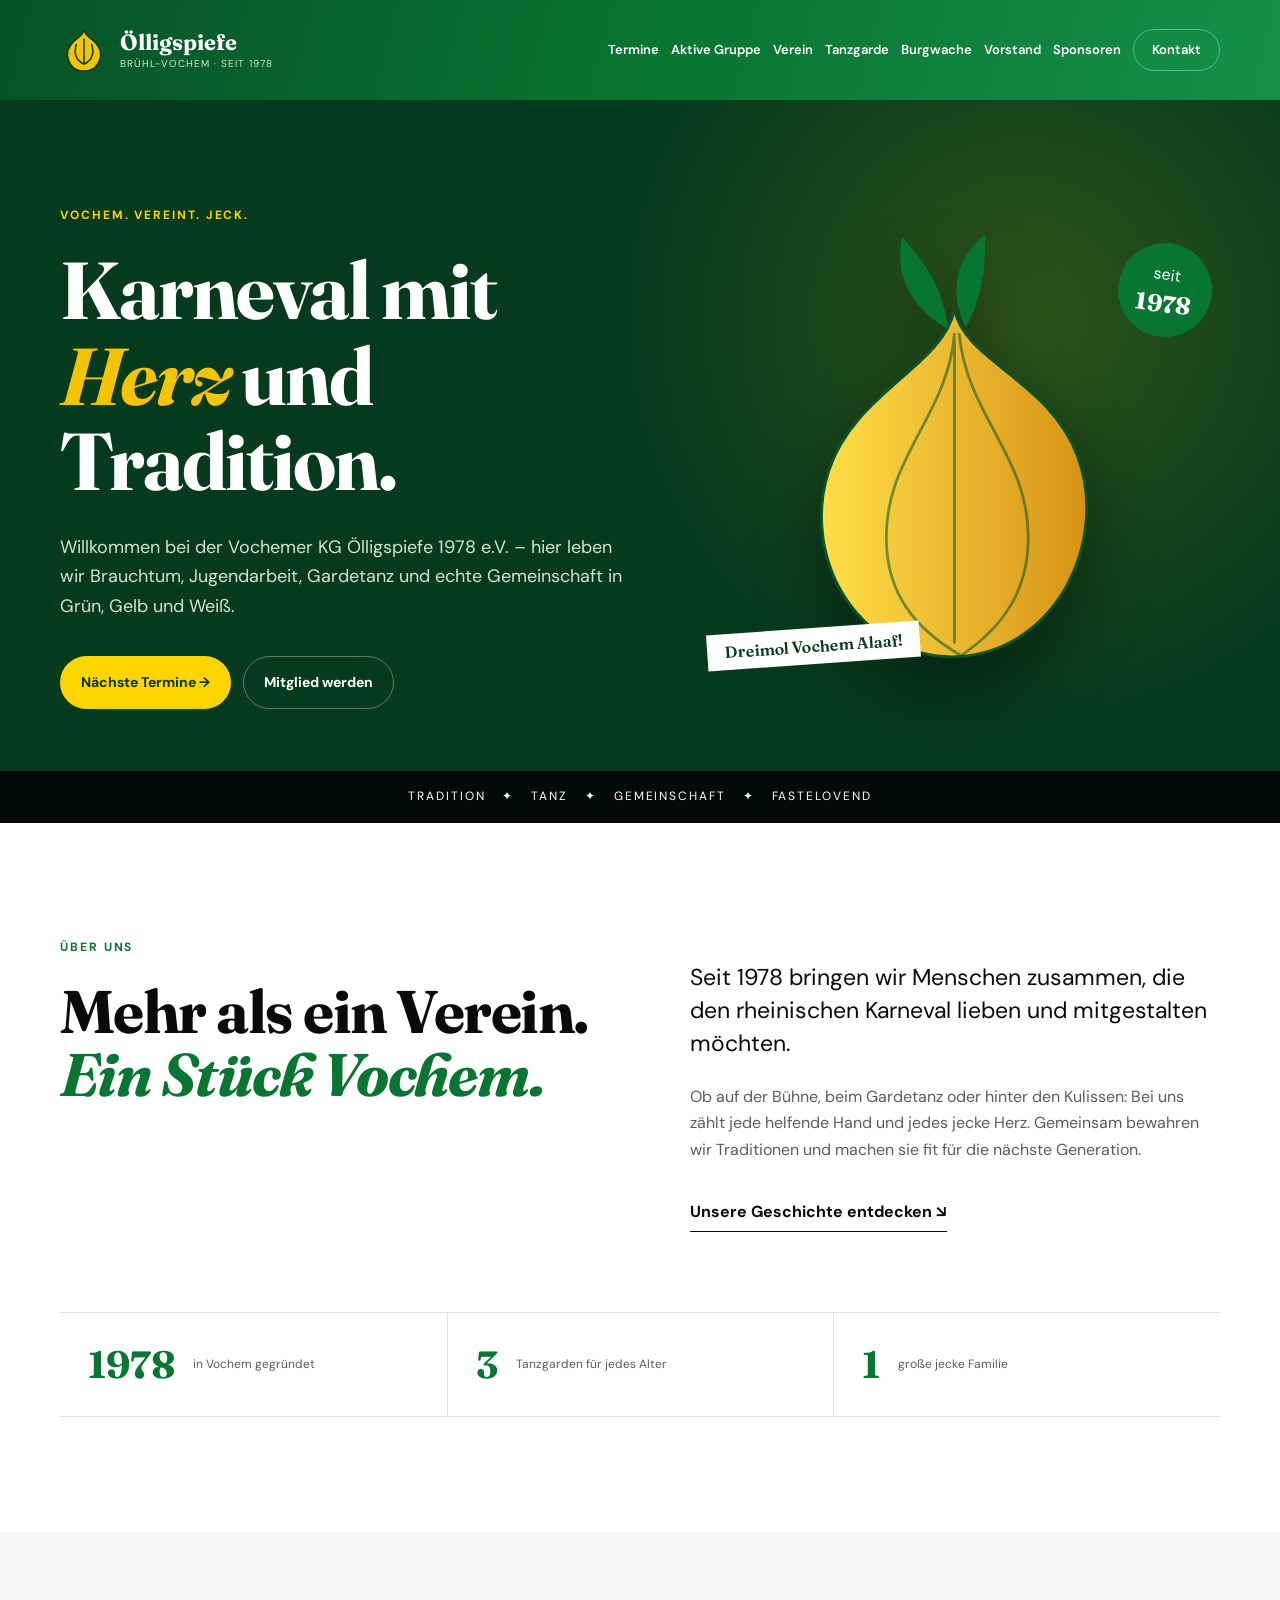
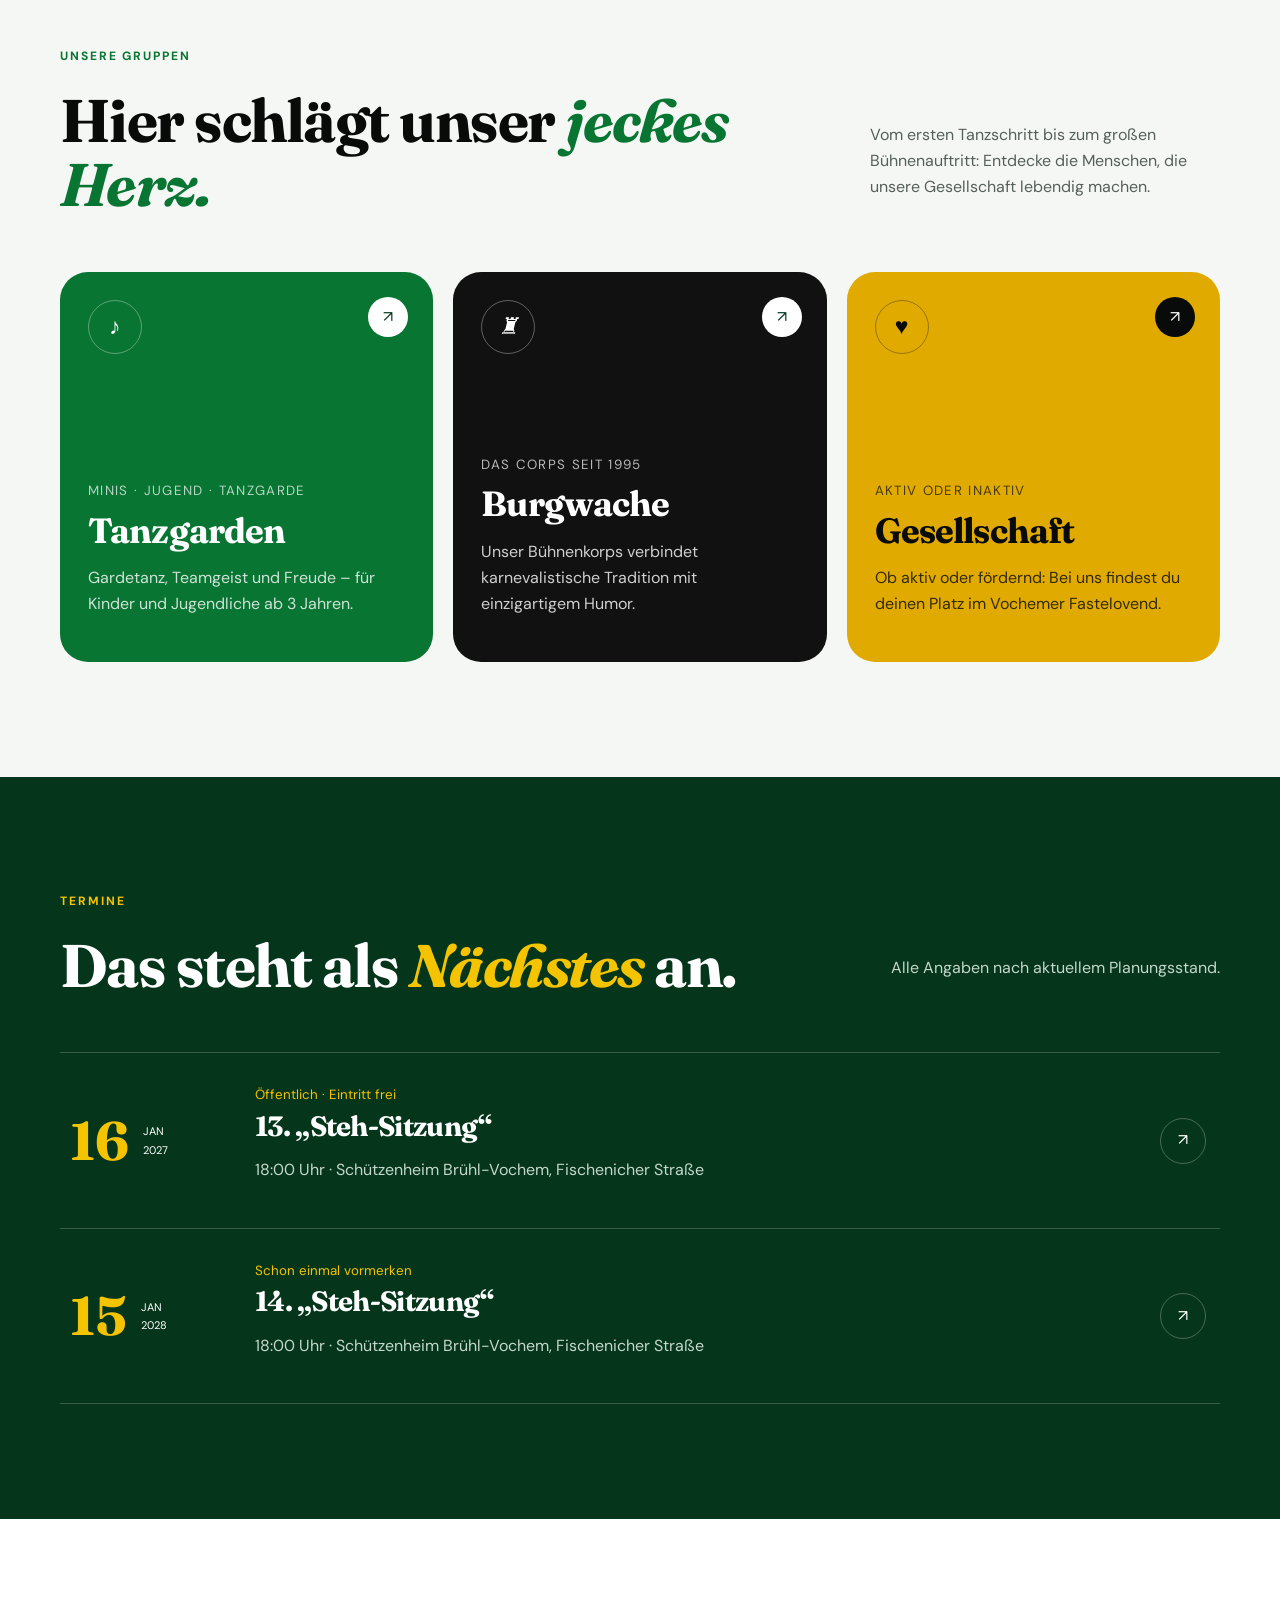
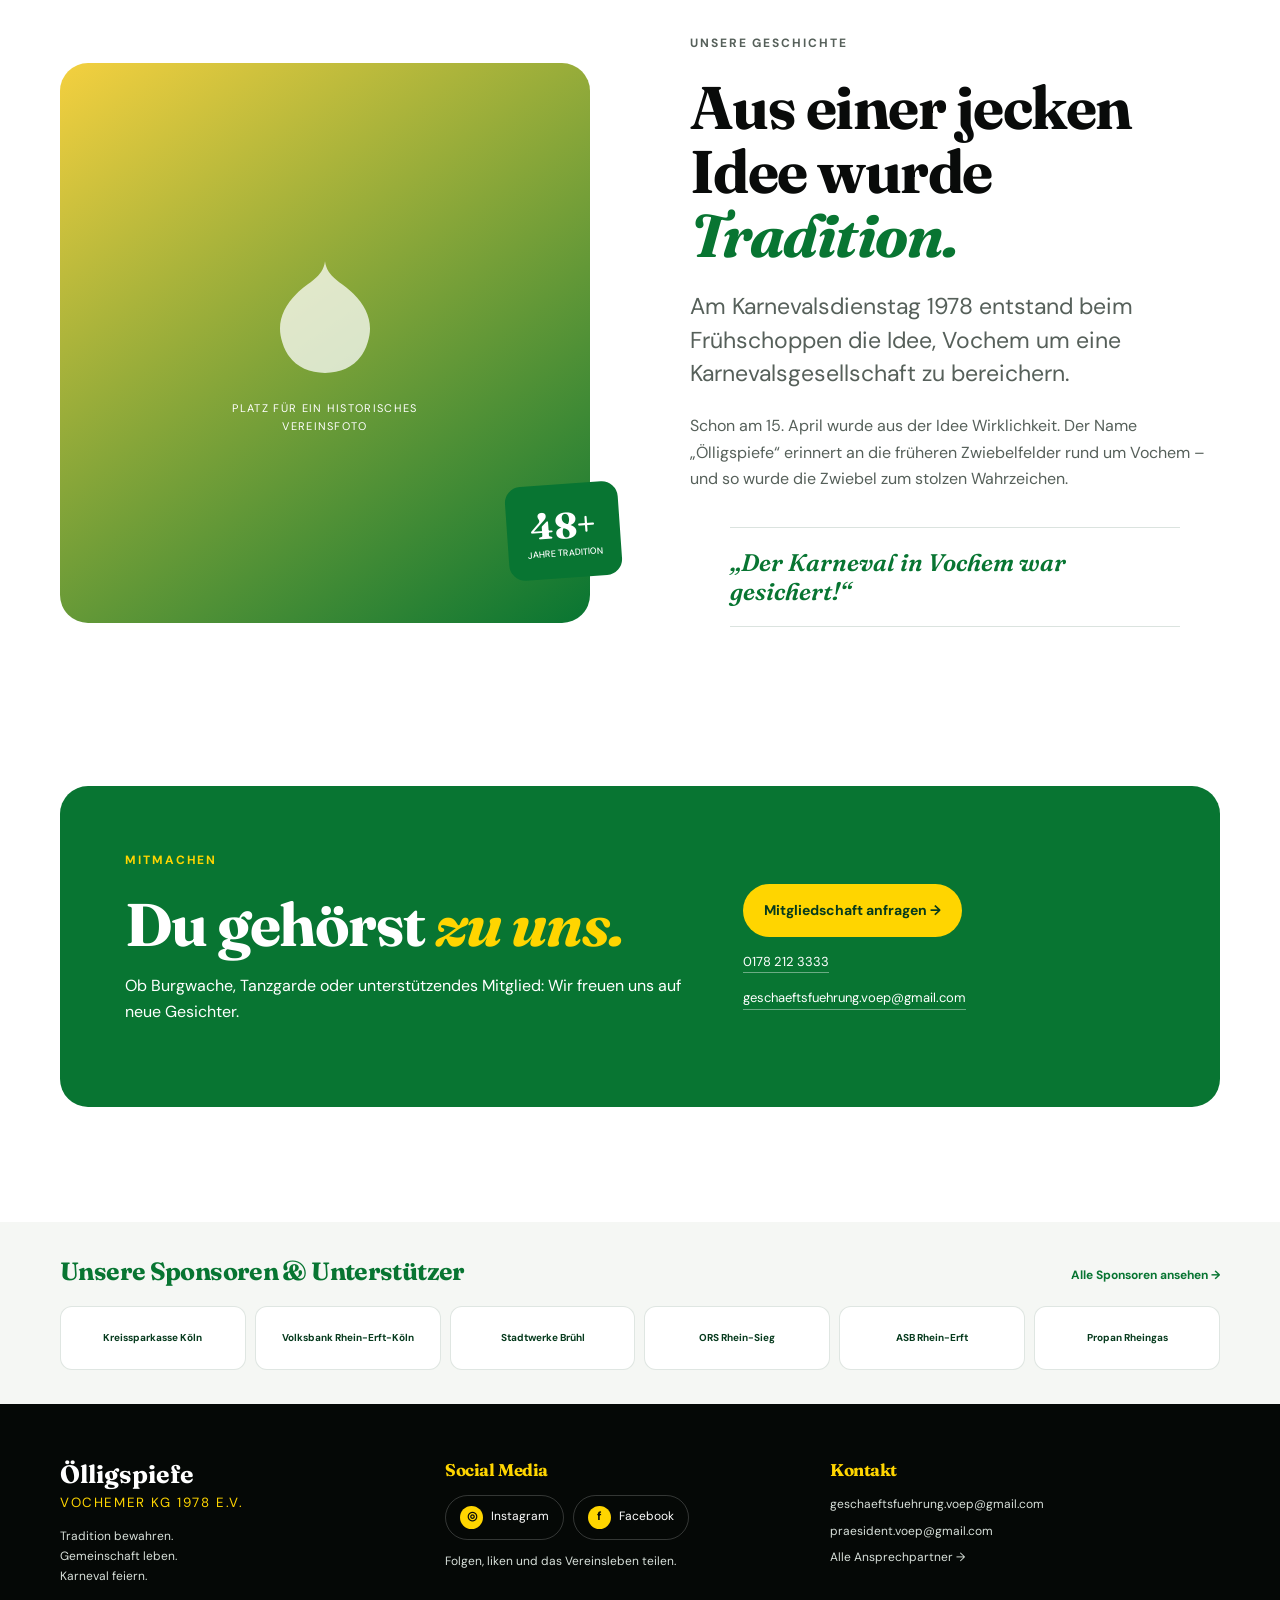
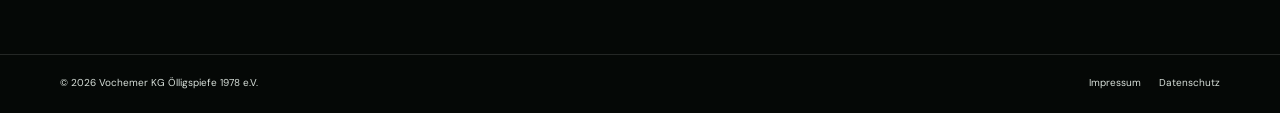
<file: index.html>
<!doctype html><html lang="de"><head><meta charset="utf-8"><meta name="viewport" content="width=device-width,initial-scale=1"><meta name="description" content="Vochemer KG Ölligspiefe 1978 e.V. – Karneval, Tanz und Gemeinschaft in Brühl-Vochem."><meta name="theme-color" content="#063a1d"><title>Vochemer KG Ölligspiefe 1978 e.V.</title><link rel="preconnect" href="https://fonts.googleapis.com"><link rel="preconnect" href="https://fonts.gstatic.com" crossorigin><link href="https://fonts.googleapis.com/css2?family=DM+Sans:wght@400;500;600;700&family=Fraunces:opsz,wght@9..144,600;9..144,700&display=swap" rel="stylesheet"><link rel="stylesheet" href="style.css"><link rel="stylesheet" href="footer.css"><script src="script.js" defer></script><link rel="stylesheet" href="sticky.css"><link rel="stylesheet" href="onepage.css"><link rel="stylesheet" href="navigation.css"><link rel="stylesheet" href="menu-font.css"><link rel="stylesheet" href="menu-gradient.css"><link rel="icon" href="favicon.svg" type="image/svg+xml"><link rel="shortcut icon" href="favicon.svg"><link rel="manifest" href="site.webmanifest"></head><body>
<a class="skip" href="#inhalt">Zum Inhalt</a><header><div class="container nav"><a class="brand" href="#start"><svg viewBox="0 0 64 64"><path d="M32 5c1 8 8 10 14 16 7 7 10 15 7 24-3 10-11 15-21 15S14 55 11 45c-3-9 0-17 7-24C24 15 31 13 32 5Z"/><path d="M32 17v34M22 24c-4 12-2 21 10 27M42 24c4 12 2 21-10 27"/></svg><span><b>Ölligspiefe</b><small>Brühl-Vochem · seit 1978</small></span></a><button class="menu" aria-expanded="false" aria-controls="links"><i></i><i></i><span class="sr">Menü</span></button><nav id="links"><a href="index.html#start">Startseite</a><a href="index.html#termine">Termine</a><a href="index.html#gruppen">Aktive Gruppe</a><a href="verein.html#verein">Verein</a><a href="verein.html#tanzgarde">Tanzgarde</a><a href="verein.html#burgwache">Burgwache</a><a href="verein.html#vorstand">Vorstand</a><a href="verein.html#sponsoren">Sponsoren</a><a class="pill" href="index.html#kontakt">Kontakt</a></nav></div></header>
<main id="inhalt"><section class="hero" id="start"><div class="container hero-grid"><div class="reveal"><p class="kicker">Vochem. Vereint. Jeck.</p><h1>Karneval mit <em>Herz</em> und Tradition.</h1><p class="intro">Willkommen bei der Vochemer KG Ölligspiefe 1978 e.V. – hier leben wir Brauchtum, Jugendarbeit, Gardetanz und echte Gemeinschaft in Grün, Gelb und Weiß.</p><div class="actions"><a class="button gold" href="#termine">Nächste Termine →</a><a class="button outline" href="#kontakt">Mitglied werden</a></div></div><div class="hero-art reveal"><div class="stamp">seit<br><b>1978</b></div><svg viewBox="0 0 440 500" role="img" aria-label="Stilisierte goldene Zwiebel"><defs><linearGradient id="o"><stop stop-color="#ffdf49"/><stop offset="1" stop-color="#d79216"/></linearGradient></defs><path class="leaf" d="M225 110C202 61 223 29 246 10c1 41-5 71-21 100ZM206 112c-50-31-56-69-49-99 29 31 45 61 49 99Z"/><path class="onion" d="M213 91c11 55 102 76 132 157 34 92-23 207-125 215C113 470 47 360 78 264c27-84 122-112 135-173Z"/><path class="oline" d="M213 116c-7 90-77 134-73 226 2 54 30 91 80 120M218 116c8 90 78 134 74 226-2 54-29 91-72 120M213 121v328"/></svg><p>Dreimol Vochem Alaaf!</p></div></div><div class="ticker">TRADITION ✦ TANZ ✦ GEMEINSCHAFT ✦ FASTELOVEND</div></section>
<section class="section" id="verein"><div class="container split"><div class="reveal"><p class="label">Über uns</p><h2>Mehr als ein Verein.<br><em>Ein Stück Vochem.</em></h2></div><div class="copy reveal"><p class="lead">Seit 1978 bringen wir Menschen zusammen, die den rheinischen Karneval lieben und mitgestalten möchten.</p><p>Ob auf der Bühne, beim Gardetanz oder hinter den Kulissen: Bei uns zählt jede helfende Hand und jedes jecke Herz. Gemeinsam bewahren wir Traditionen und machen sie fit für die nächste Generation.</p><a class="more" href="#geschichte">Unsere Geschichte entdecken ↘</a></div></div><div class="container stats reveal"><div><b>1978</b><span>in Vochem gegründet</span></div><div><b>3</b><span>Tanzgarden für jedes Alter</span></div><div><b>1</b><span>große jecke Familie</span></div></div></section>
<section class="section groups" id="gruppen"><div class="container"><div class="heading reveal"><div><p class="label">Unsere Gruppen</p><h2>Hier schlägt unser <em>jeckes Herz.</em></h2></div><p>Vom ersten Tanzschritt bis zum großen Bühnenauftritt: Entdecke die Menschen, die unsere Gesellschaft lebendig machen.</p></div><div class="cards"><article class="card red reveal"><i>♪</i><div><small>Minis · Jugend · Tanzgarde</small><h3>Tanzgarden</h3><p>Gardetanz, Teamgeist und Freude – für Kinder und Jugendliche ab 3 Jahren.</p></div><a href="verein.html#tanzgarde" aria-label="Mehr über die Tanzgarden">↗</a></article><article class="card brown reveal"><i>♜</i><div><small>Das Corps seit 1995</small><h3>Burgwache</h3><p>Unser Bühnenkorps verbindet karnevalistische Tradition mit einzigartigem Humor.</p></div><a href="verein.html#burgwache" aria-label="Mehr über die Burgwache">↗</a></article><article class="card ochre reveal"><i>♥</i><div><small>Aktiv oder inaktiv</small><h3>Gesellschaft</h3><p>Ob aktiv oder fördernd: Bei uns findest du deinen Platz im Vochemer Fastelovend.</p></div><a href="#kontakt">↗</a></article></div></div></section>
<section class="section events" id="termine"><div class="container"><div class="heading reveal"><div><p class="label">Termine</p><h2>Das steht als <em>Nächstes</em> an.</h2></div><p>Alle Angaben nach aktuellem Planungsstand.</p></div><div class="event-list reveal"><article><time datetime="2027-01-16"><b>16</b><span>JAN<br>2027</span></time><div><small>Öffentlich · Eintritt frei</small><h3>13. „Steh-Sitzung“</h3><p>18:00 Uhr · Schützenheim Brühl-Vochem, Fischenicher Straße</p></div><a href="mailto:praesident.voep@gmail.com?subject=Frage%20zur%20Steh-Sitzung">↗</a></article><article><time datetime="2028-01-15"><b>15</b><span>JAN<br>2028</span></time><div><small>Schon einmal vormerken</small><h3>14. „Steh-Sitzung“</h3><p>18:00 Uhr · Schützenheim Brühl-Vochem, Fischenicher Straße</p></div><a href="mailto:praesident.voep@gmail.com?subject=Frage%20zur%20Steh-Sitzung">↗</a></article></div></div></section>
<section class="section history" id="geschichte"><div class="container history-grid"><div class="photo reveal"><svg viewBox="0 0 64 64"><path d="M32 5c1 8 8 10 14 16 7 7 10 15 7 24-3 10-11 15-21 15S14 55 11 45c-3-9 0-17 7-24C24 15 31 13 32 5Z"/></svg><span>Platz für ein historisches Vereinsfoto</span><b>48+<small>Jahre Tradition</small></b></div><div class="reveal"><p class="label">Unsere Geschichte</p><h2>Aus einer jecken Idee wurde <em>Tradition.</em></h2><p class="lead">Am Karnevalsdienstag 1978 entstand beim Frühschoppen die Idee, Vochem um eine Karnevalsgesellschaft zu bereichern.</p><p>Schon am 15. April wurde aus der Idee Wirklichkeit. Der Name „Ölligspiefe“ erinnert an die früheren Zwiebelfelder rund um Vochem – und so wurde die Zwiebel zum stolzen Wahrzeichen.</p><blockquote>„Der Karneval in Vochem war gesichert!“</blockquote></div></div></section>
<section class="section join" id="kontakt"><div class="container joinbox reveal"><div><p class="label">Mitmachen</p><h2>Du gehörst <em>zu uns.</em></h2><p>Ob Burgwache, Tanzgarde oder unterstützendes Mitglied: Wir freuen uns auf neue Gesichter.</p></div><div class="contact"><a class="button gold" href="mailto:geschaeftsfuehrung.voep@gmail.com?subject=Interesse%20an%20einer%20Mitgliedschaft">Mitgliedschaft anfragen →</a><a href="tel:+491782123333">0178 212 3333</a><a href="mailto:geschaeftsfuehrung.voep@gmail.com">geschaeftsfuehrung.voep@gmail.com</a></div></div></section></main>
<footer class="site-footer"><section class="footer-sponsors"><div class="container"><div class="footer-sponsors-head"><h2>Unsere Sponsoren &amp; Unterstützer</h2><a href="verein.html#sponsoren">Alle Sponsoren ansehen →</a></div><div class="sponsor-row"><span>Kreissparkasse Köln</span><span>Volksbank Rhein-Erft-Köln</span><span>Stadtwerke Brühl</span><span>ORS Rhein-Sieg</span><span>ASB Rhein-Erft</span><span>Propan Rheingas</span></div></div></section><div class="container footer-main"><div class="footer-identity"><b>Ölligspiefe</b><small>Vochemer KG 1978 e.V.</small><p>Tradition bewahren.<br>Gemeinschaft leben.<br>Karneval feiern.</p></div><div><h2>Social Media</h2><div class="social-links"><a href="https://www.instagram.com/kg_oelligspiefe_1978/" target="_blank" rel="noreferrer"><b>◎</b>Instagram</a><a href="https://www.facebook.com/search/top?q=Vochemer%20KG%20%C3%96lligspiefe%201978%20e.V." target="_blank" rel="noreferrer"><b>f</b>Facebook</a></div><p>Folgen, liken und das Vereinsleben teilen.</p></div><div class="footer-contact"><h2>Kontakt</h2><a href="mailto:geschaeftsfuehrung.voep@gmail.com">geschaeftsfuehrung.voep@gmail.com</a><a href="mailto:praesident.voep@gmail.com">praesident.voep@gmail.com</a><a href="index.html#kontakt">Alle Ansprechpartner →</a></div></div><div class="site-footer-bottom"><div class="container"><span>© <span class="auto-year">2026</span> Vochemer KG Ölligspiefe 1978 e.V.</span><a href="impressum.html">Impressum</a><a href="datenschutz.html">Datenschutz</a></div></div></footer></body></html>
</file>
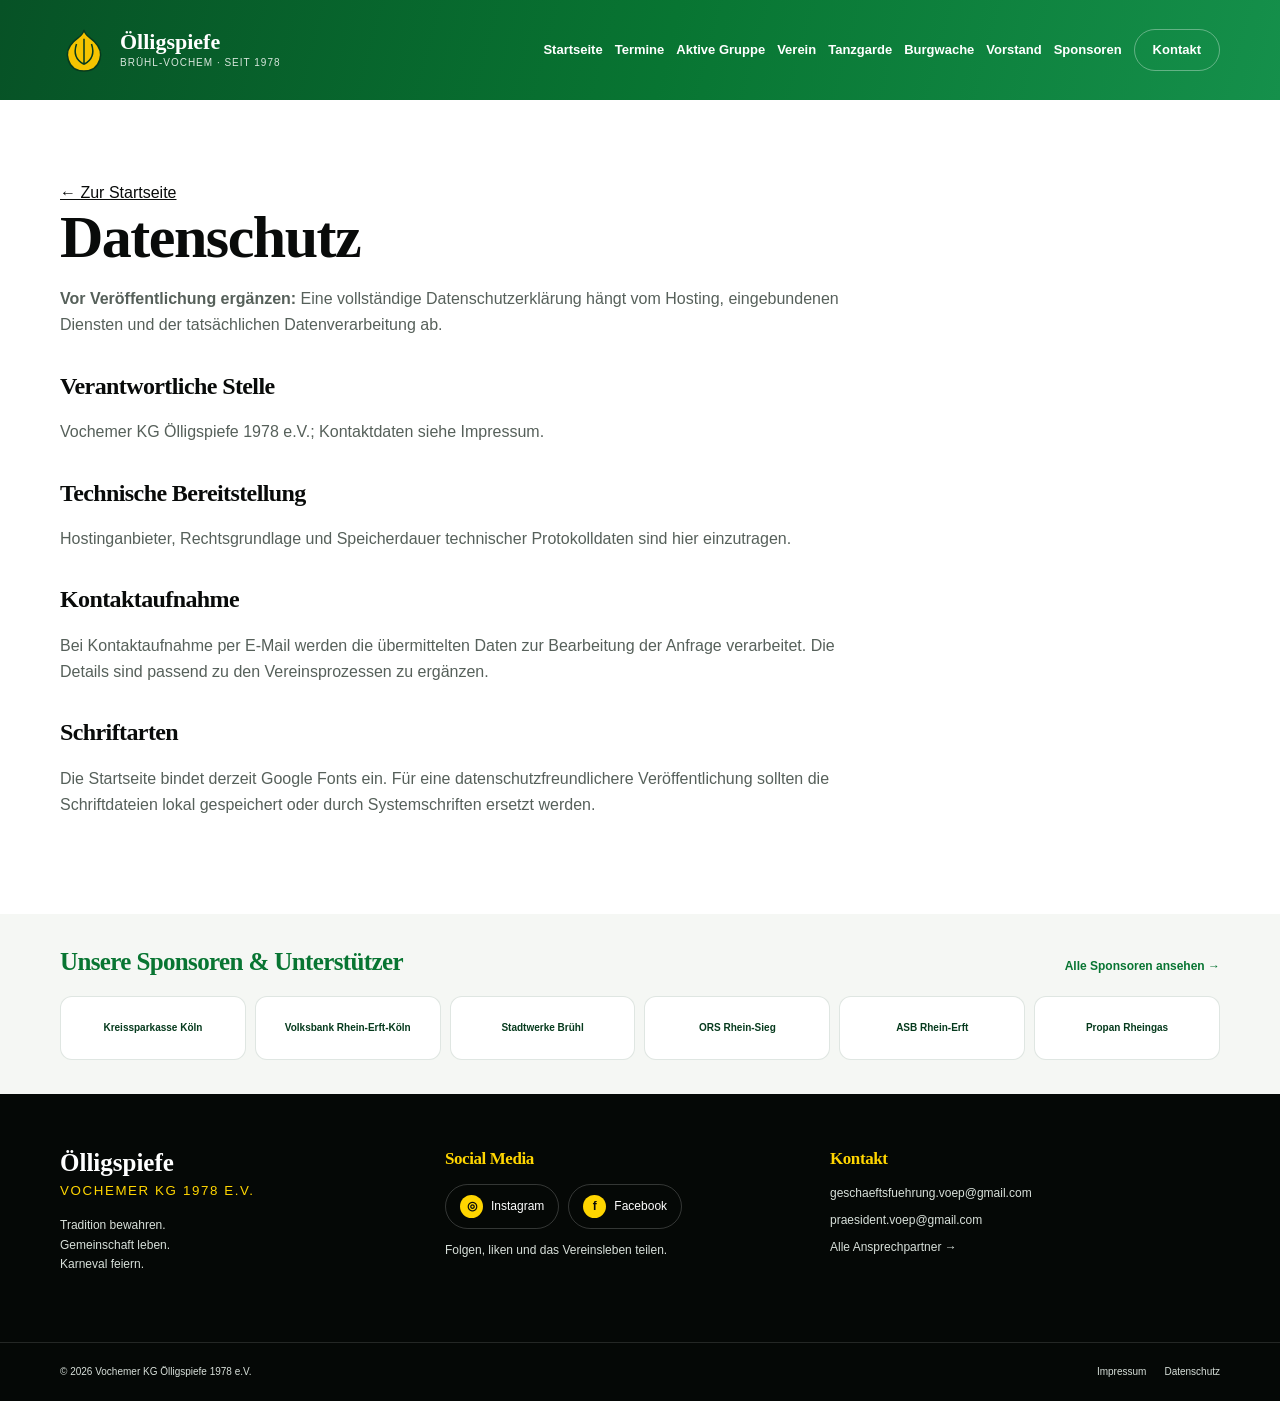
<file: datenschutz.html>
<!doctype html><html lang="de"><head><meta charset="utf-8"><meta name="viewport" content="width=device-width,initial-scale=1"><title>Datenschutz – KG Ölligspiefe</title><link rel="stylesheet" href="style.css"><link rel="stylesheet" href="footer.css"><link rel="stylesheet" href="unified.css"><script src="script.js" defer></script><link rel="stylesheet" href="sticky.css"><link rel="stylesheet" href="onepage.css"><link rel="stylesheet" href="navigation.css"><link rel="stylesheet" href="menu-font.css"><link rel="stylesheet" href="menu-gradient.css"><link rel="icon" href="favicon.svg" type="image/svg+xml"><link rel="shortcut icon" href="favicon.svg"><link rel="manifest" href="site.webmanifest"></head><body class="subpage"><header><div class="container nav"><a class="brand" href="index.html"><svg viewBox="0 0 64 64" aria-hidden="true"><path d="M32 5c1 8 8 10 14 16 7 7 10 15 7 24-3 10-11 15-21 15S14 55 11 45c-3-9 0-17 7-24C24 15 31 13 32 5Z"/><path d="M32 17v34M22 24c-4 12-2 21 10 27M42 24c4 12 2 21-10 27"/></svg><span><b>Ölligspiefe</b><small>Brühl-Vochem · seit 1978</small></span></a><button class="menu" aria-expanded="false" aria-controls="links"><i></i><i></i><span class="sr">Menü</span></button><nav id="links"><a href="index.html#start">Startseite</a><a href="index.html#termine">Termine</a><a href="index.html#gruppen">Aktive Gruppe</a><a href="verein.html#verein">Verein</a><a href="verein.html#tanzgarde">Tanzgarde</a><a href="verein.html#burgwache">Burgwache</a><a href="verein.html#vorstand">Vorstand</a><a href="verein.html#sponsoren">Sponsoren</a><a class="pill" href="index.html#kontakt">Kontakt</a></nav></div></header><main class="container legal"><a href="index.html">← Zur Startseite</a><h1>Datenschutz</h1><p><strong>Vor Veröffentlichung ergänzen:</strong> Eine vollständige Datenschutzerklärung hängt vom Hosting, eingebundenen Diensten und der tatsächlichen Datenverarbeitung ab.</p><h2>Verantwortliche Stelle</h2><p>Vochemer KG Ölligspiefe 1978 e.V.; Kontaktdaten siehe Impressum.</p><h2>Technische Bereitstellung</h2><p>Hostinganbieter, Rechtsgrundlage und Speicherdauer technischer Protokolldaten sind hier einzutragen.</p><h2>Kontaktaufnahme</h2><p>Bei Kontaktaufnahme per E-Mail werden die übermittelten Daten zur Bearbeitung der Anfrage verarbeitet. Die Details sind passend zu den Vereinsprozessen zu ergänzen.</p><h2>Schriftarten</h2><p>Die Startseite bindet derzeit Google Fonts ein. Für eine datenschutzfreundlichere Veröffentlichung sollten die Schriftdateien lokal gespeichert oder durch Systemschriften ersetzt werden.</p></main><footer class="site-footer"><section class="footer-sponsors"><div class="container"><div class="footer-sponsors-head"><h2>Unsere Sponsoren &amp; Unterstützer</h2><a href="verein.html#sponsoren">Alle Sponsoren ansehen →</a></div><div class="sponsor-row"><span>Kreissparkasse Köln</span><span>Volksbank Rhein-Erft-Köln</span><span>Stadtwerke Brühl</span><span>ORS Rhein-Sieg</span><span>ASB Rhein-Erft</span><span>Propan Rheingas</span></div></div></section><div class="container footer-main"><div class="footer-identity"><b>Ölligspiefe</b><small>Vochemer KG 1978 e.V.</small><p>Tradition bewahren.<br>Gemeinschaft leben.<br>Karneval feiern.</p></div><div><h2>Social Media</h2><div class="social-links"><a href="https://www.instagram.com/kg_oelligspiefe_1978/" target="_blank" rel="noreferrer"><b>◎</b>Instagram</a><a href="https://www.facebook.com/search/top?q=Vochemer%20KG%20%C3%96lligspiefe%201978%20e.V." target="_blank" rel="noreferrer"><b>f</b>Facebook</a></div><p>Folgen, liken und das Vereinsleben teilen.</p></div><div class="footer-contact"><h2>Kontakt</h2><a href="mailto:geschaeftsfuehrung.voep@gmail.com">geschaeftsfuehrung.voep@gmail.com</a><a href="mailto:praesident.voep@gmail.com">praesident.voep@gmail.com</a><a href="index.html#kontakt">Alle Ansprechpartner →</a></div></div><div class="site-footer-bottom"><div class="container"><span>© <span class="auto-year">2026</span> Vochemer KG Ölligspiefe 1978 e.V.</span><a href="impressum.html">Impressum</a><a href="datenschutz.html">Datenschutz</a></div></div></footer></body></html>
</file>
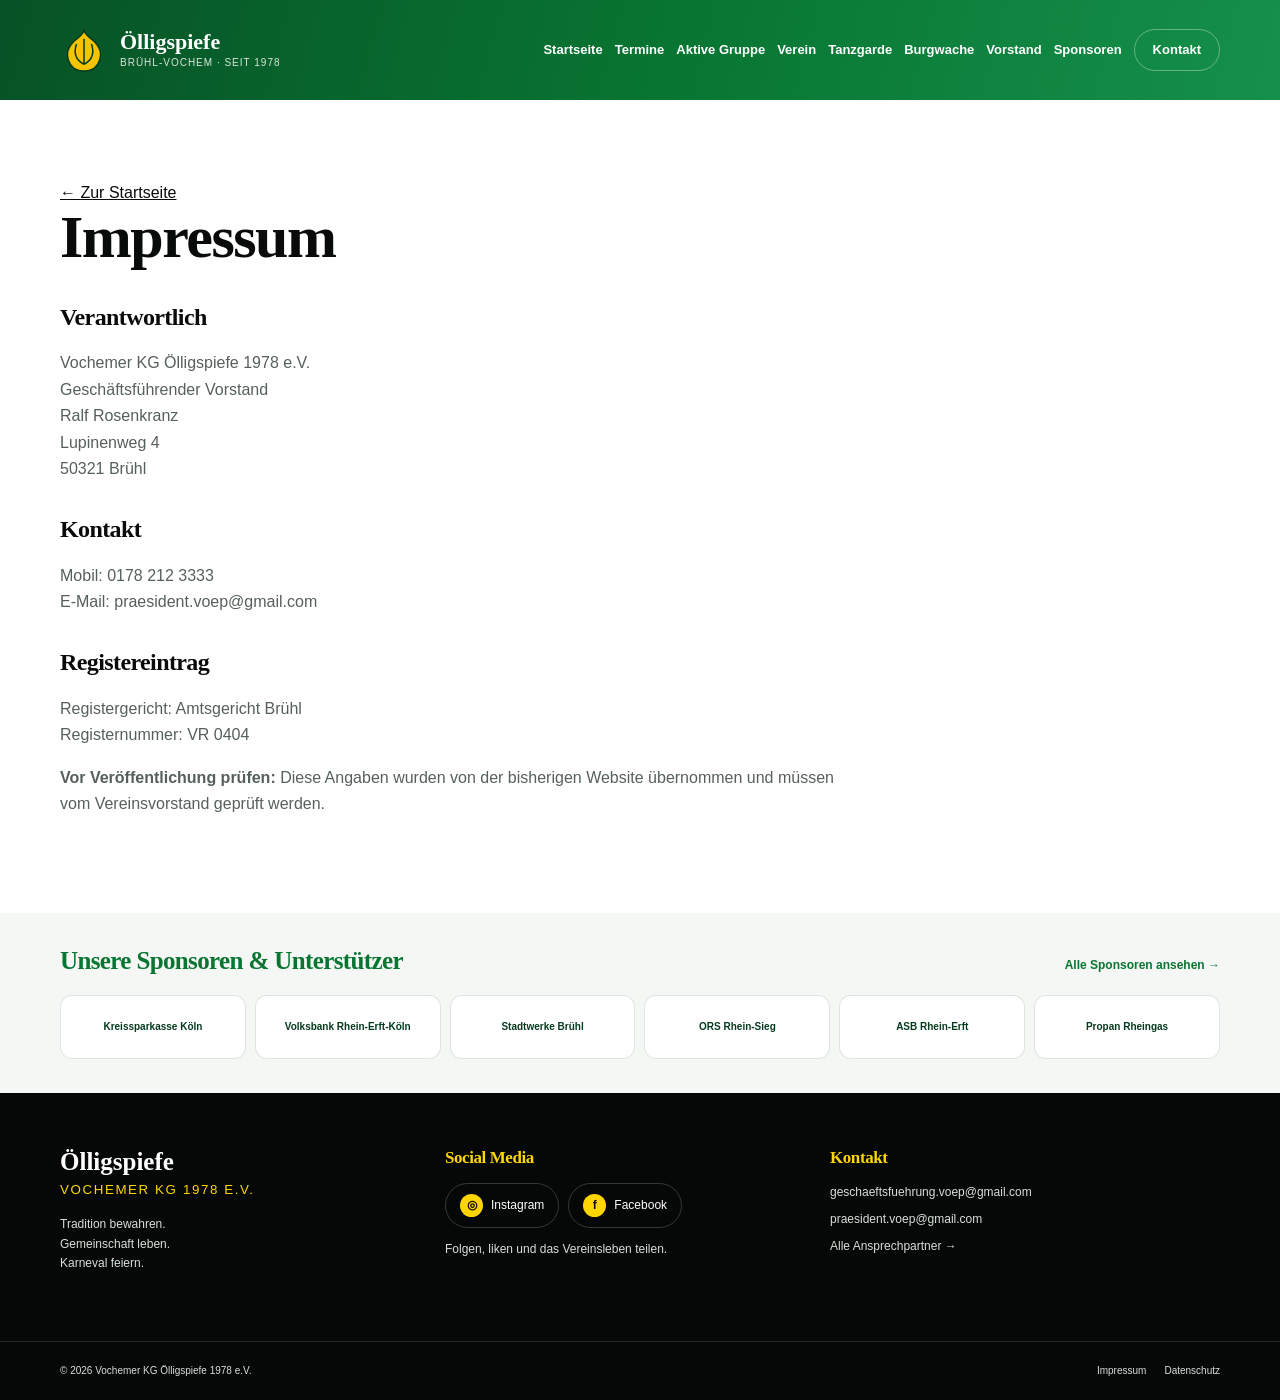
<file: impressum.html>
<!doctype html><html lang="de"><head><meta charset="utf-8"><meta name="viewport" content="width=device-width,initial-scale=1"><title>Impressum – KG Ölligspiefe</title><link rel="stylesheet" href="style.css"><link rel="stylesheet" href="footer.css"><link rel="stylesheet" href="unified.css"><script src="script.js" defer></script><link rel="stylesheet" href="sticky.css"><link rel="stylesheet" href="onepage.css"><link rel="stylesheet" href="navigation.css"><link rel="stylesheet" href="menu-font.css"><link rel="stylesheet" href="menu-gradient.css"><link rel="icon" href="favicon.svg" type="image/svg+xml"><link rel="shortcut icon" href="favicon.svg"><link rel="manifest" href="site.webmanifest"></head><body class="subpage"><header><div class="container nav"><a class="brand" href="index.html"><svg viewBox="0 0 64 64" aria-hidden="true"><path d="M32 5c1 8 8 10 14 16 7 7 10 15 7 24-3 10-11 15-21 15S14 55 11 45c-3-9 0-17 7-24C24 15 31 13 32 5Z"/><path d="M32 17v34M22 24c-4 12-2 21 10 27M42 24c4 12 2 21-10 27"/></svg><span><b>Ölligspiefe</b><small>Brühl-Vochem · seit 1978</small></span></a><button class="menu" aria-expanded="false" aria-controls="links"><i></i><i></i><span class="sr">Menü</span></button><nav id="links"><a href="index.html#start">Startseite</a><a href="index.html#termine">Termine</a><a href="index.html#gruppen">Aktive Gruppe</a><a href="verein.html#verein">Verein</a><a href="verein.html#tanzgarde">Tanzgarde</a><a href="verein.html#burgwache">Burgwache</a><a href="verein.html#vorstand">Vorstand</a><a href="verein.html#sponsoren">Sponsoren</a><a class="pill" href="index.html#kontakt">Kontakt</a></nav></div></header><main class="container legal"><a href="index.html">← Zur Startseite</a><h1>Impressum</h1><h2>Verantwortlich</h2><p>Vochemer KG Ölligspiefe 1978 e.V.<br>Geschäftsführender Vorstand<br>Ralf Rosenkranz<br>Lupinenweg 4<br>50321 Brühl</p><h2>Kontakt</h2><p>Mobil: 0178 212 3333<br>E-Mail: praesident.voep@gmail.com</p><h2>Registereintrag</h2><p>Registergericht: Amtsgericht Brühl<br>Registernummer: VR 0404</p><p><strong>Vor Veröffentlichung prüfen:</strong> Diese Angaben wurden von der bisherigen Website übernommen und müssen vom Vereinsvorstand geprüft werden.</p></main><footer class="site-footer"><section class="footer-sponsors"><div class="container"><div class="footer-sponsors-head"><h2>Unsere Sponsoren &amp; Unterstützer</h2><a href="verein.html#sponsoren">Alle Sponsoren ansehen →</a></div><div class="sponsor-row"><span>Kreissparkasse Köln</span><span>Volksbank Rhein-Erft-Köln</span><span>Stadtwerke Brühl</span><span>ORS Rhein-Sieg</span><span>ASB Rhein-Erft</span><span>Propan Rheingas</span></div></div></section><div class="container footer-main"><div class="footer-identity"><b>Ölligspiefe</b><small>Vochemer KG 1978 e.V.</small><p>Tradition bewahren.<br>Gemeinschaft leben.<br>Karneval feiern.</p></div><div><h2>Social Media</h2><div class="social-links"><a href="https://www.instagram.com/kg_oelligspiefe_1978/" target="_blank" rel="noreferrer"><b>◎</b>Instagram</a><a href="https://www.facebook.com/search/top?q=Vochemer%20KG%20%C3%96lligspiefe%201978%20e.V." target="_blank" rel="noreferrer"><b>f</b>Facebook</a></div><p>Folgen, liken und das Vereinsleben teilen.</p></div><div class="footer-contact"><h2>Kontakt</h2><a href="mailto:geschaeftsfuehrung.voep@gmail.com">geschaeftsfuehrung.voep@gmail.com</a><a href="mailto:praesident.voep@gmail.com">praesident.voep@gmail.com</a><a href="index.html#kontakt">Alle Ansprechpartner →</a></div></div><div class="site-footer-bottom"><div class="container"><span>© <span class="auto-year">2026</span> Vochemer KG Ölligspiefe 1978 e.V.</span><a href="impressum.html">Impressum</a><a href="datenschutz.html">Datenschutz</a></div></div></footer></body></html>
</file>
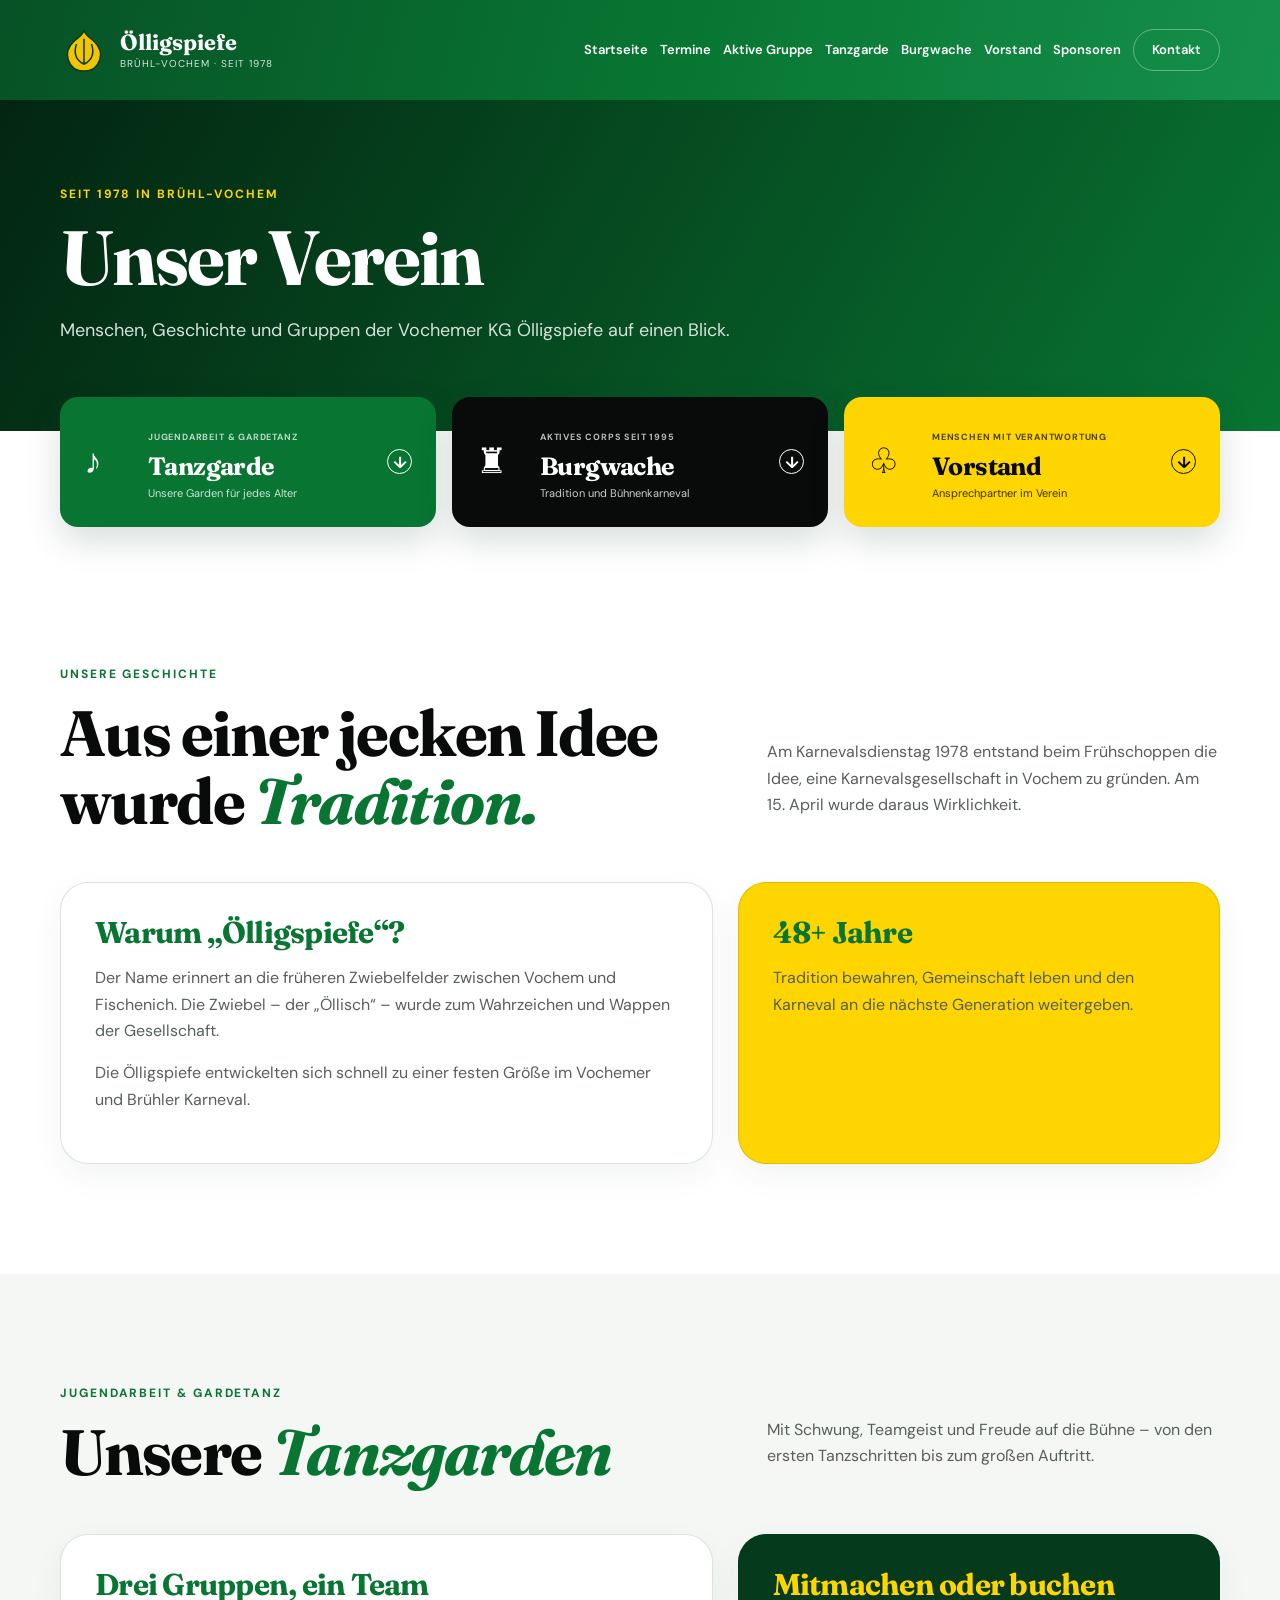
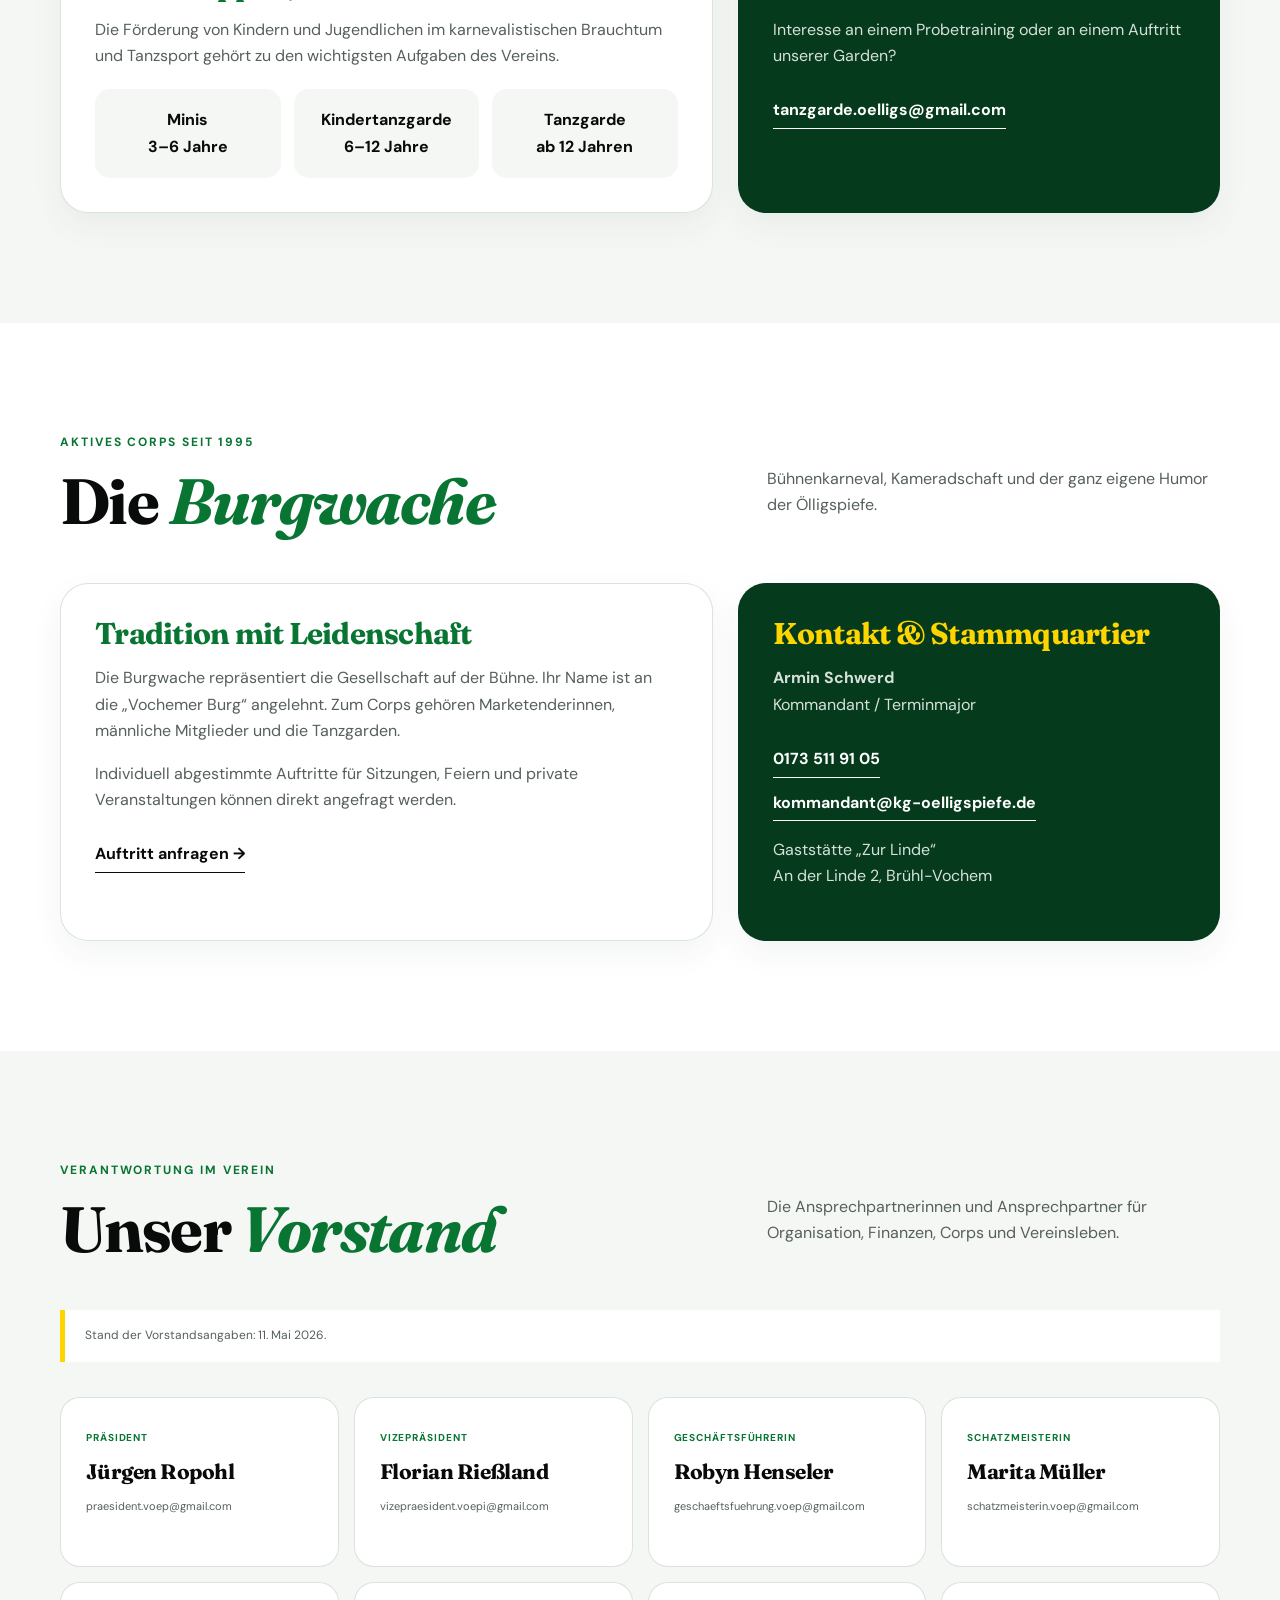
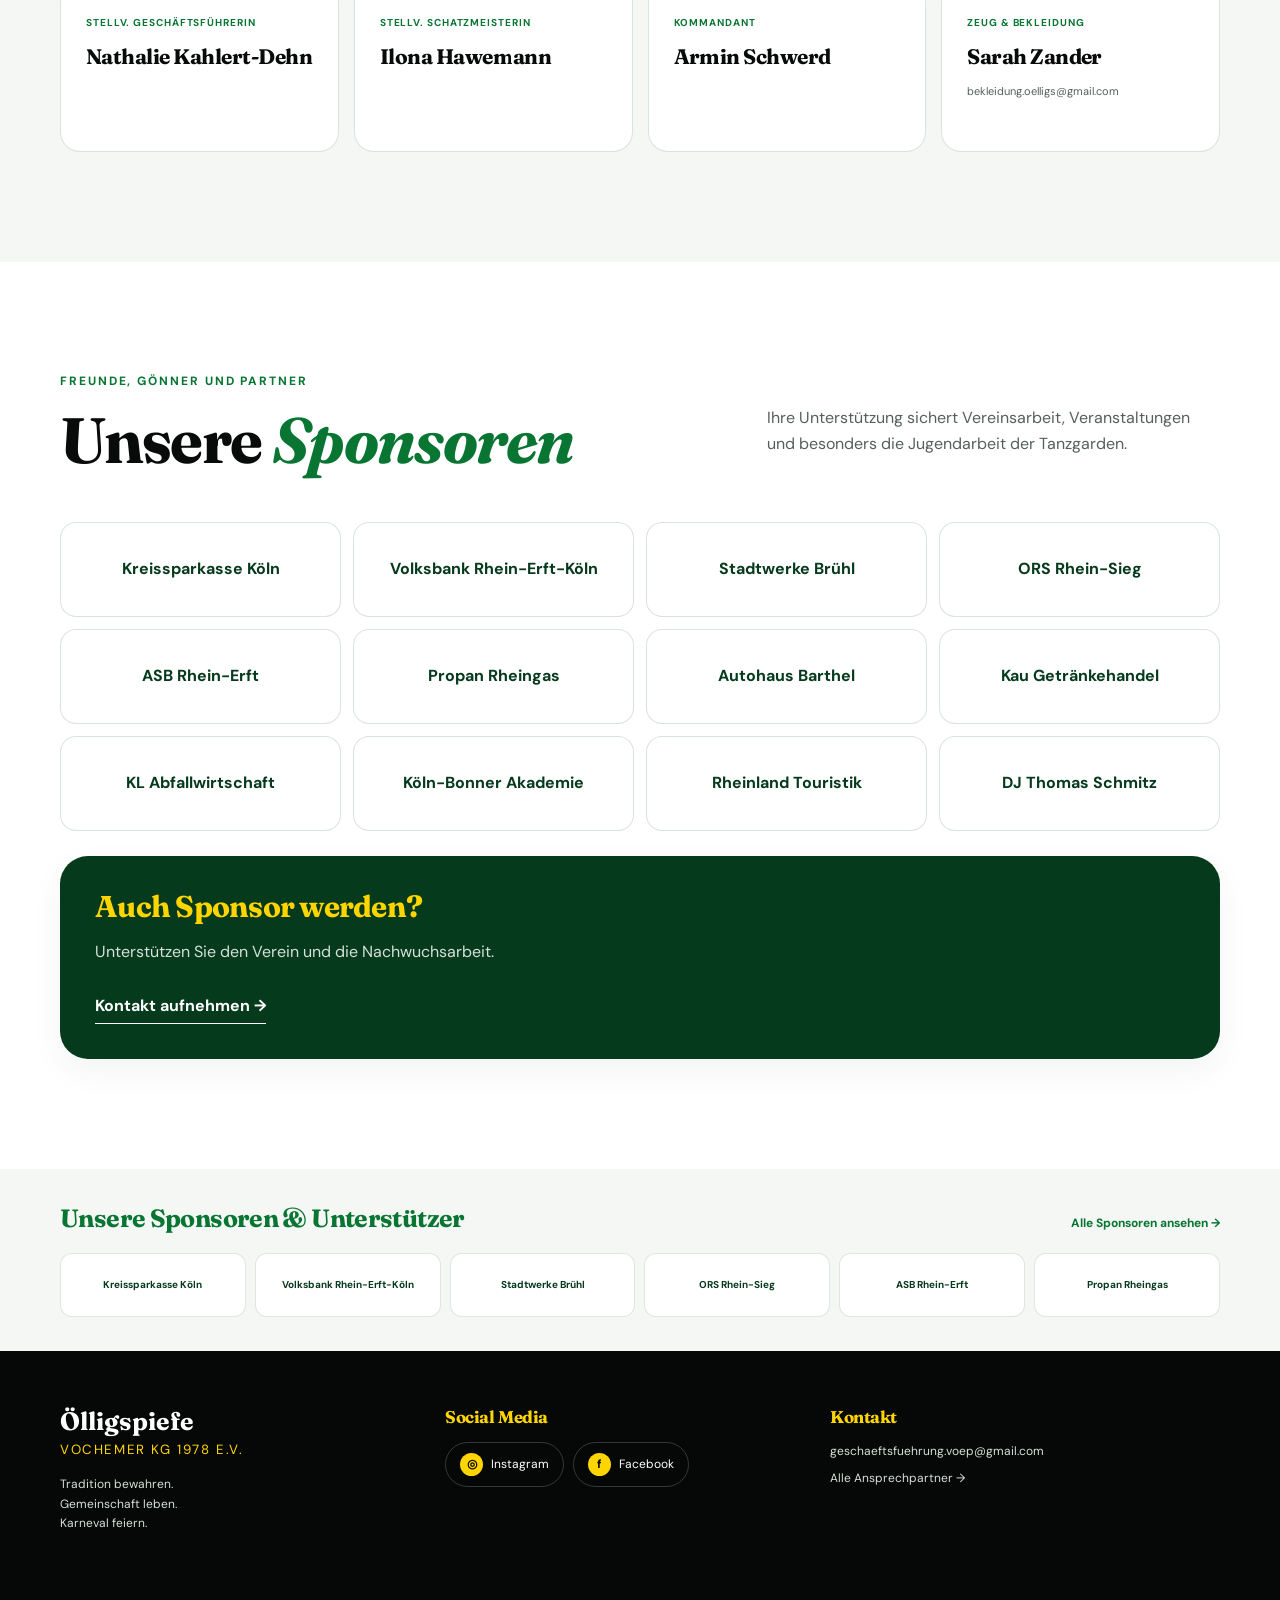
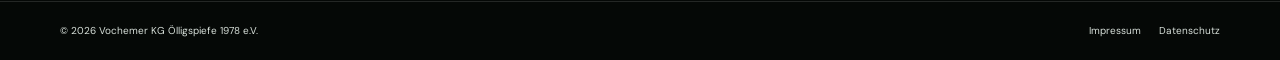
<file: verein.html>
<!doctype html>
<html lang="de">
<head>
  <meta charset="utf-8"><meta name="viewport" content="width=device-width,initial-scale=1"><meta name="theme-color" content="#063a1d">
  <title>Verein – Vochemer KG Ölligspiefe</title>
  <link rel="preconnect" href="https://fonts.googleapis.com"><link rel="preconnect" href="https://fonts.gstatic.com" crossorigin>
  <link href="https://fonts.googleapis.com/css2?family=DM+Sans:wght@400;500;600;700&family=Fraunces:opsz,wght@9..144,600;9..144,700&display=swap" rel="stylesheet">
  <link rel="stylesheet" href="style.css"><link rel="stylesheet" href="footer.css"><link rel="stylesheet" href="pages.css"><link rel="stylesheet" href="unified.css"><link rel="stylesheet" href="sticky.css"><link rel="stylesheet" href="onepage.css"><script src="script.js" defer></script>
<link rel="stylesheet" href="navigation.css"><link rel="stylesheet" href="menu-font.css"><link rel="stylesheet" href="menu-gradient.css"><link rel="icon" href="favicon.svg" type="image/svg+xml"><link rel="shortcut icon" href="favicon.svg"><link rel="manifest" href="site.webmanifest"></head>
<body>
  <header><div class="container nav"><a class="brand" href="index.html#start"><svg viewBox="0 0 64 64" aria-hidden="true"><path d="M32 5c1 8 8 10 14 16 7 7 10 15 7 24-3 10-11 15-21 15S14 55 11 45c-3-9 0-17 7-24C24 15 31 13 32 5Z"/><path d="M32 17v34M22 24c-4 12-2 21 10 27M42 24c4 12 2 21-10 27"/></svg><span><b>Ölligspiefe</b><small>Brühl-Vochem · seit 1978</small></span></a><button class="menu" aria-expanded="false" aria-controls="links"><i></i><i></i><span class="sr">Menü</span></button><nav id="links"><a href="index.html#start">Startseite</a><a href="index.html#termine">Termine</a><a href="index.html#gruppen">Aktive Gruppe</a><a href="verein.html#verein">Verein</a><a href="verein.html#tanzgarde">Tanzgarde</a><a href="verein.html#burgwache">Burgwache</a><a href="verein.html#vorstand">Vorstand</a><a href="verein.html#sponsoren">Sponsoren</a><a class="pill" href="index.html#kontakt">Kontakt</a></nav></div></header>
  <main>
    <section class="page-hero" id="verein"><div class="container"><p>Seit 1978 in Brühl-Vochem</p><h1>Unser Verein</h1><span>Menschen, Geschichte und Gruppen der Vochemer KG Ölligspiefe auf einen Blick.</span></div></section><section class="section-jumps" aria-label="Direkt zu den Vereinsbereichen"><div class="container jump-grid"><a class="jump-card green" href="#tanzgarde"><span>♪</span><div><small>Jugendarbeit &amp; Gardetanz</small><h2>Tanzgarde</h2><p>Unsere Garden für jedes Alter</p></div><b>↓</b></a><a class="jump-card black" href="#burgwache"><span>♜</span><div><small>Aktives Corps seit 1995</small><h2>Burgwache</h2><p>Tradition und Bühnenkarneval</p></div><b>↓</b></a><a class="jump-card yellow" href="#vorstand"><span>♧</span><div><small>Menschen mit Verantwortung</small><h2>Vorstand</h2><p>Ansprechpartner im Verein</p></div><b>↓</b></a></div></section>

    <section class="onepage-section"><div class="container"><div class="onepage-heading"><div><p class="label">Unsere Geschichte</p><h2>Aus einer jecken Idee wurde <em>Tradition.</em></h2></div><p>Am Karnevalsdienstag 1978 entstand beim Frühschoppen die Idee, eine Karnevalsgesellschaft in Vochem zu gründen. Am 15. April wurde daraus Wirklichkeit.</p></div><div class="detail-grid"><article class="detail-card"><h3>Warum „Ölligspiefe“?</h3><p>Der Name erinnert an die früheren Zwiebelfelder zwischen Vochem und Fischenich. Die Zwiebel – der „Öllisch“ – wurde zum Wahrzeichen und Wappen der Gesellschaft.</p><p>Die Ölligspiefe entwickelten sich schnell zu einer festen Größe im Vochemer und Brühler Karneval.</p></article><article class="detail-card yellow"><h3>48+ Jahre</h3><p>Tradition bewahren, Gemeinschaft leben und den Karneval an die nächste Generation weitergeben.</p></article></div></div></section>

    <section class="onepage-section alt" id="tanzgarde"><div class="container"><div class="onepage-heading"><div><p class="label">Jugendarbeit &amp; Gardetanz</p><h2>Unsere <em>Tanzgarden</em></h2></div><p>Mit Schwung, Teamgeist und Freude auf die Bühne – von den ersten Tanzschritten bis zum großen Auftritt.</p></div><div class="detail-grid"><article class="detail-card"><h3>Drei Gruppen, ein Team</h3><p>Die Förderung von Kindern und Jugendlichen im karnevalistischen Brauchtum und Tanzsport gehört zu den wichtigsten Aufgaben des Vereins.</p><div class="age-row"><span>Minis<br>3–6 Jahre</span><span>Kindertanzgarde<br>6–12 Jahre</span><span>Tanzgarde<br>ab 12 Jahren</span></div></article><article class="detail-card dark"><h3>Mitmachen oder buchen</h3><p>Interesse an einem Probetraining oder an einem Auftritt unserer Garden?</p><a href="mailto:tanzgarde.oelligs@gmail.com">tanzgarde.oelligs@gmail.com</a></article></div></div></section>

    <section class="onepage-section" id="burgwache"><div class="container"><div class="onepage-heading"><div><p class="label">Aktives Corps seit 1995</p><h2>Die <em>Burgwache</em></h2></div><p>Bühnenkarneval, Kameradschaft und der ganz eigene Humor der Ölligspiefe.</p></div><div class="detail-grid"><article class="detail-card"><h3>Tradition mit Leidenschaft</h3><p>Die Burgwache repräsentiert die Gesellschaft auf der Bühne. Ihr Name ist an die „Vochemer Burg“ angelehnt. Zum Corps gehören Marketenderinnen, männliche Mitglieder und die Tanzgarden.</p><p>Individuell abgestimmte Auftritte für Sitzungen, Feiern und private Veranstaltungen können direkt angefragt werden.</p><a href="mailto:kommandant@kg-oelligspiefe.de?subject=Auftrittsanfrage%20Burgwache">Auftritt anfragen →</a></article><article class="detail-card dark"><h3>Kontakt &amp; Stammquartier</h3><p><strong>Armin Schwerd</strong><br>Kommandant / Terminmajor</p><a href="tel:+491735119105">0173 511 91 05</a><br><a href="mailto:kommandant@kg-oelligspiefe.de">kommandant@kg-oelligspiefe.de</a><p>Gaststätte „Zur Linde“<br>An der Linde 2, Brühl-Vochem</p></article></div></div></section>

    <section class="onepage-section alt" id="vorstand"><div class="container"><div class="onepage-heading"><div><p class="label">Verantwortung im Verein</p><h2>Unser <em>Vorstand</em></h2></div><p>Die Ansprechpartnerinnen und Ansprechpartner für Organisation, Finanzen, Corps und Vereinsleben.</p></div><div class="notice">Stand der Vorstandsangaben: 11. Mai 2026.</div><div class="team-grid"><article><span>Präsident</span><h3>Jürgen Ropohl</h3><a href="mailto:praesident.voep@gmail.com">praesident.voep@gmail.com</a></article><article><span>Vizepräsident</span><h3>Florian Rießland</h3><a href="mailto:vizepraesident.voepi@gmail.com">vizepraesident.voepi@gmail.com</a></article><article><span>Geschäftsführerin</span><h3>Robyn Henseler</h3><a href="mailto:geschaeftsfuehrung.voep@gmail.com">geschaeftsfuehrung.voep@gmail.com</a></article><article><span>Schatzmeisterin</span><h3>Marita Müller</h3><a href="mailto:schatzmeisterin.voep@gmail.com">schatzmeisterin.voep@gmail.com</a></article><article><span>Stellv. Geschäftsführerin</span><h3>Nathalie Kahlert-Dehn</h3></article><article><span>Stellv. Schatzmeisterin</span><h3>Ilona Hawemann</h3></article><article><span>Kommandant</span><h3>Armin Schwerd</h3></article><article><span>Zeug &amp; Bekleidung</span><h3>Sarah Zander</h3><a href="mailto:bekleidung.oelligs@gmail.com">bekleidung.oelligs@gmail.com</a></article></div></div></section>

    <section class="onepage-section" id="sponsoren"><div class="container"><div class="onepage-heading"><div><p class="label">Freunde, Gönner und Partner</p><h2>Unsere <em>Sponsoren</em></h2></div><p>Ihre Unterstützung sichert Vereinsarbeit, Veranstaltungen und besonders die Jugendarbeit der Tanzgarden.</p></div><div class="onepage-sponsors"><span>Kreissparkasse Köln</span><span>Volksbank Rhein-Erft-Köln</span><span>Stadtwerke Brühl</span><span>ORS Rhein-Sieg</span><span>ASB Rhein-Erft</span><span>Propan Rheingas</span><span>Autohaus Barthel</span><span>Kau Getränkehandel</span><span>KL Abfallwirtschaft</span><span>Köln-Bonner Akademie</span><span>Rheinland Touristik</span><span>DJ Thomas Schmitz</span></div><div class="detail-card dark" style="margin-top:25px"><h3>Auch Sponsor werden?</h3><p>Unterstützen Sie den Verein und die Nachwuchsarbeit.</p><a href="mailto:geschaeftsfuehrung.voep@gmail.com?subject=Sponsoring">Kontakt aufnehmen →</a></div></div></section>
  </main>

  <footer class="site-footer"><section class="footer-sponsors"><div class="container"><div class="footer-sponsors-head"><h2>Unsere Sponsoren &amp; Unterstützer</h2><a href="#sponsoren">Alle Sponsoren ansehen →</a></div><div class="sponsor-row"><span>Kreissparkasse Köln</span><span>Volksbank Rhein-Erft-Köln</span><span>Stadtwerke Brühl</span><span>ORS Rhein-Sieg</span><span>ASB Rhein-Erft</span><span>Propan Rheingas</span></div></div></section><div class="container footer-main"><div class="footer-identity"><b>Ölligspiefe</b><small>Vochemer KG 1978 e.V.</small><p>Tradition bewahren.<br>Gemeinschaft leben.<br>Karneval feiern.</p></div><div><h2>Social Media</h2><div class="social-links"><a href="https://www.instagram.com/kg_oelligspiefe_1978/" target="_blank" rel="noreferrer"><b>◎</b>Instagram</a><a href="https://www.facebook.com/search/top?q=Vochemer%20KG%20%C3%96lligspiefe%201978%20e.V." target="_blank" rel="noreferrer"><b>f</b>Facebook</a></div></div><div class="footer-contact"><h2>Kontakt</h2><a href="mailto:geschaeftsfuehrung.voep@gmail.com">geschaeftsfuehrung.voep@gmail.com</a><a href="index.html#kontakt">Alle Ansprechpartner →</a></div></div><div class="site-footer-bottom"><div class="container"><span>© <span class="auto-year">2026</span> Vochemer KG Ölligspiefe 1978 e.V.</span><a href="impressum.html">Impressum</a><a href="datenschutz.html">Datenschutz</a></div></div></footer>
</body></html>
</file>
<file: style.css>
:root{--brown:#063a1d;--gold:#f5c400;--yellow:#ffd500;--cream:#f5f7f4;--paper:#ffffff;--red:#087532;--ink:#090b0a;--muted:#56605a;--line:#063a1d24;--radius:28px}*{box-sizing:border-box}html{scroll-behavior:smooth}body{margin:0;background:var(--paper);color:var(--ink);font-family:"DM Sans",sans-serif;line-height:1.65}body.locked{overflow:hidden}a{color:inherit;text-decoration:none}.container{width:min(1160px,calc(100% - 48px));margin:auto}.skip,.sr{position:absolute;clip:rect(0,0,0,0)}header{position:absolute;z-index:20;width:100%;color:white}.nav{height:100px;display:flex;align-items:center;justify-content:space-between}.brand{display:flex;align-items:center;gap:12px}.brand svg{width:48px;fill:var(--gold);stroke:var(--brown);stroke-width:2}.brand span,.footer>div{display:flex;flex-direction:column}.brand b,.footer>b{font:700 22px "Fraunces"}.brand small,.footer small{color:#d7e6dc;font-size:10px;text-transform:uppercase;letter-spacing:.1em}.nav nav{display:flex;align-items:center;gap:30px;font-size:13px;font-weight:600}.pill{padding:9px 18px;border:1px solid #ffffff55;border-radius:99px}.menu{display:none;background:none;border:0}.menu i{display:block;width:25px;height:2px;margin:6px;background:white}.hero{position:relative;overflow:hidden;padding-top:145px;background:radial-gradient(circle at 80% 30%,#ffd50028,transparent 35%),var(--brown);color:white}.hero-grid{display:grid;grid-template-columns:1.05fr .95fr;align-items:center;gap:70px;min-height:625px}.kicker,.label{margin:0 0 22px;color:var(--red);font-size:12px;font-weight:700;text-transform:uppercase;letter-spacing:.16em}.kicker{color:var(--yellow)}h1,h2,h3{font-family:"Fraunces",serif;line-height:1.06;letter-spacing:-.025em}h1{margin:0;font-size:clamp(54px,6.3vw,92px)}h1 em,h2 em{color:var(--gold);font-style:italic}.intro{max-width:590px;margin:28px 0 34px;color:#d5e1d9;font-size:18px}.actions{display:flex;flex-wrap:wrap;gap:12px}.button{display:inline-flex;padding:14px 20px;border:1px solid transparent;border-radius:99px;font-size:14px;font-weight:700}.gold{background:var(--yellow);color:var(--brown)}.outline{border-color:#ffffff55}.hero-art{position:relative;height:520px;display:grid;place-items:center}.hero-art svg{width:min(410px,100%);height:470px;filter:drop-shadow(0 30px 34px #0006)}.leaf{fill:#087532}.onion{fill:url(#o);stroke:#075528;stroke-width:3}.oline{fill:none;stroke:#075528;stroke-width:3;opacity:.55}.stamp{position:absolute;z-index:2;right:8px;top:45px;width:94px;height:94px;display:grid;place-content:center;text-align:center;border-radius:50%;background:var(--red);transform:rotate(8deg)}.stamp b{font:700 24px "Fraunces"}.hero-art>p{position:absolute;bottom:38px;left:5px;padding:8px 17px;background:white;color:var(--brown);font:600 16px "Fraunces";transform:rotate(-4deg)}.ticker{padding:16px;text-align:center;border-top:1px solid #ffffff22;background:#020b06;color:#ffffff;font-size:12px;letter-spacing:.16em;word-spacing:1em}.section{padding:115px 0}.split,.history-grid{display:grid;grid-template-columns:1fr 1fr;gap:100px}.section h2{margin:0;font-size:clamp(40px,4.7vw,66px)}.section:not(.events) h2 em{color:var(--red)}.lead{color:var(--ink);font-size:23px;line-height:1.45}.copy>p:not(.lead),.history p{color:var(--muted)}.more{display:inline-block;margin-top:20px;padding-bottom:6px;border-bottom:1px solid;font-weight:700}.stats{display:grid;grid-template-columns:repeat(3,1fr);margin-top:80px;border-block:1px solid var(--line)}.stats div{display:flex;align-items:center;gap:18px;padding:28px}.stats div+div{border-left:1px solid var(--line)}.stats b{font:700 38px "Fraunces";color:var(--red)}.stats span{font-size:12px;color:var(--muted)}.groups{background:var(--cream)}.heading{display:flex;justify-content:space-between;align-items:end;gap:60px;margin-bottom:55px}.heading>div{max-width:760px}.heading>p{max-width:350px;color:var(--muted)}.cards{display:grid;grid-template-columns:repeat(3,1fr);gap:20px}.card{position:relative;min-height:390px;padding:28px;display:flex;flex-direction:column;justify-content:space-between;border-radius:var(--radius);color:white}.card>i{display:grid;place-items:center;width:54px;height:54px;border:1px solid #ffffff55;border-radius:50%;font-size:23px}.card small{text-transform:uppercase;letter-spacing:.1em;opacity:.7}.card h3{margin:8px 0;font-size:35px}.card p{opacity:.8}.card>a{position:absolute;right:25px;top:25px;display:grid;place-items:center;width:40px;height:40px;border-radius:50%;background:white;color:var(--brown)}.red{background:var(--red)}.brown{background:#111111}.ochre{background:#e0aa00}.events{background:#05351b;color:white}.events .label,.events small{color:var(--gold)}.events .heading>p,.event-list p{color:#c4d7ca}.event-list{border-top:1px solid #ffffff33}.event-list article{display:grid;grid-template-columns:150px 1fr 50px;align-items:center;gap:35px;padding:28px 10px;border-bottom:1px solid #ffffff33}.event-list time{display:flex;align-items:center;gap:14px}.event-list time b{font:700 54px "Fraunces";color:var(--gold)}.event-list time span{font-size:11px}.event-list h3{margin:4px 0;font-size:28px}.event-list article>a{display:grid;place-items:center;width:46px;height:46px;border:1px solid #ffffff44;border-radius:50%}.history-grid{align-items:center}.photo{position:relative;height:560px;display:grid;place-content:center;justify-items:center;gap:18px;border-radius:var(--radius);background:linear-gradient(145deg,#f4d03f,#087532);color:white;text-align:center}.photo svg{width:130px;fill:#ffffffbb}.photo>span{max-width:190px;font-size:11px;text-transform:uppercase;letter-spacing:.12em}.photo>b{position:absolute;right:-30px;bottom:45px;padding:19px;border-radius:16px;background:var(--red);font:700 36px "Fraunces";transform:rotate(-4deg)}.photo b small{display:block;font:500 9px "DM Sans";text-transform:uppercase}.history blockquote{margin-top:35px;padding:20px 0;border-block:1px solid var(--line);color:var(--red);font:italic 600 24px "Fraunces"}.join{padding-top:20px}.joinbox{display:grid;grid-template-columns:1.15fr .85fr;gap:60px;align-items:center;padding:65px;border-radius:var(--radius);background:var(--red);color:white}.join .label{color:var(--yellow)}.join h2 em{color:var(--yellow)!important}.contact{display:flex;flex-direction:column;align-items:flex-start;gap:14px}.contact>a:not(.button){font-size:13px;border-bottom:1px solid #ffffff66}footer{margin-top:100px;background:#050806;color:#d8e0da}.footer{display:grid;grid-template-columns:1.3fr 1fr 1fr;gap:60px;padding:65px 0}.footer>p{margin:0;color:white;font:600 20px/1.5 "Fraunces"}.footer>div:last-child{gap:7px}.footline{padding:24px 0;border-top:1px solid #ffffff22;font-size:11px}.reveal{opacity:0;transform:translateY(20px);transition:.65s}.reveal.visible{opacity:1;transform:none}.legal{padding:80px 0}.legal h1{font-size:60px}.legal h2{margin-top:35px}.legal p{max-width:780px;color:var(--muted)}.legal a{text-decoration:underline}@media(max-width:820px){.container{width:min(100% - 32px,650px)}.menu{display:block;z-index:2}.nav nav{position:fixed;inset:0;z-index:-1;display:flex;flex-direction:column;justify-content:center;background:var(--brown);font-size:23px;opacity:0;pointer-events:none}.nav nav.open{opacity:1;pointer-events:auto}.hero-grid,.split,.history-grid,.joinbox{grid-template-columns:1fr}.hero-grid{gap:10px}.hero-art{height:450px}.section{padding:80px 0}.split,.history-grid{gap:50px}.stats,.cards{grid-template-columns:1fr}.stats div+div{border-left:0;border-top:1px solid var(--line)}.heading{display:block}.group-card{min-height:330px}.event-list article{grid-template-columns:105px 1fr 40px;gap:14px}.history-grid{padding-inline:15px}.joinbox{padding:42px 28px}.footer{grid-template-columns:1fr;gap:30px}}@media(max-width:500px){h1{font-size:48px}.hero-art{height:390px}.event-list article{grid-template-columns:1fr 35px}.event-list time{grid-column:1/-1}.event-list article>div{grid-column:1}.event-list article>a{grid-column:2;grid-row:2}.photo{height:450px}.photo>b{right:-10px}}@media(prefers-reduced-motion:reduce){html{scroll-behavior:auto}.reveal{opacity:1;transform:none}}
/* Vereinsfarben und Interaktionen */ .ochre{color:var(--ink)} .ochre>i{border-color:#090b0a55} .ochre>a{background:var(--ink);color:white} .button,.card>a,.more,.event-list article>a{transition:transform .2s ease,background-color .2s ease,color .2s ease} .button:hover,.card>a:hover,.event-list article>a:hover{transform:translateY(-2px)} .outline:hover{background:white;color:var(--brown)} .more:hover{color:var(--red)} .event-list article>a:hover{background:var(--yellow);color:var(--ink)} .nav nav a:hover{color:var(--yellow)}
</file>
<file: footer.css>
.site-footer { margin-top: 0; background: #050806; color: #d8e0da; }
.footer-sponsors { padding: 34px 0; background: #f5f7f4; color: #090b0a; }
.footer-sponsors-head { display: flex; align-items: end; justify-content: space-between; gap: 30px; margin-bottom: 20px; }
.footer-sponsors h2 { margin: 0; color: #087532; font: 700 25px "Fraunces", serif; }
.footer-sponsors-head a { color: #087532; font-size: 12px; font-weight: 700; }
.sponsor-row { display: grid; grid-template-columns: repeat(6, 1fr); gap: 9px; }
.sponsor-row span { display: grid; place-items: center; min-height: 64px; padding: 12px; border: 1px solid #063a1d20; border-radius: 12px; background: white; color: #063a1d; text-align: center; font-size: 10px; font-weight: 700; }
.footer-main { display: grid; grid-template-columns: 1fr 1fr 1.2fr; gap: 60px; padding: 55px 0; }
.footer-main h2 { margin: 0 0 15px; color: #ffd500; font: 700 17px "Fraunces", serif; }
.footer-main p, .footer-main a { font-size: 12px; }
.footer-main a { display: block; margin: 7px 0; }
.footer-main a:hover { color: #ffd500; }
.footer-identity b { display: block; color: white; font: 700 25px "Fraunces", serif; }
.footer-identity small { color: #ffd500; text-transform: uppercase; letter-spacing: .12em; }
.social-links { display: flex; flex-wrap: wrap; gap: 9px; }
.social-links a { display: inline-flex; align-items: center; gap: 8px; margin: 0; padding: 10px 14px; border: 1px solid #ffffff30; border-radius: 99px; color: white; }
.social-links a:hover { border-color: #ffd500; }
.social-links b { display: grid; place-items: center; width: 23px; height: 23px; border-radius: 50%; background: #ffd500; color: #090b0a; }
.footer-contact a { overflow-wrap: anywhere; }
.site-footer-bottom { border-top: 1px solid #ffffff20; }
.site-footer-bottom .container { min-height: 58px; display: flex; align-items: center; gap: 18px; font-size: 10px; }
.site-footer-bottom span { margin-right: auto; }
.subpage .legal { padding-top: 165px; min-height: 70vh; }
@media (max-width: 850px) { .sponsor-row { grid-template-columns: repeat(3, 1fr); } .footer-main { grid-template-columns: 1fr 1fr; gap: 35px; } .footer-contact { grid-column: 1 / -1; } }
@media (max-width: 520px) { .footer-sponsors-head, .site-footer-bottom .container { align-items: flex-start; flex-direction: column; } .sponsor-row, .footer-main { grid-template-columns: 1fr 1fr; } .footer-identity, .footer-contact { grid-column: 1 / -1; } .site-footer-bottom .container { padding: 18px 0; } .site-footer-bottom span { margin-right: 0; } }
</file>
<file: sticky.css>
/* Sticky navigation for every page */
header,
.subpage header {
  position: sticky !important;
  top: 0;
  z-index: 1000;
  width: 100%;
  background: rgba(6, 58, 29, .97);
  box-shadow: 0 8px 24px rgba(0, 0, 0, .16);
  backdrop-filter: blur(10px);
}

.hero { padding-top: 45px; }
.subpage .page-hero { padding-top: 80px; }
.subpage .legal { padding-top: 80px; }

[id] { scroll-margin-top: 115px; }

@media (max-width: 820px) {
  .subpage .page-hero { padding-top: 65px; }
  .subpage .legal { padding-top: 65px; }
  [id] { scroll-margin-top: 95px; }
}
</file>
<file: onepage.css>
/* Version 05: alle Hauptinhalte auf einer Seite */
.onepage-section { padding: 110px 0; background: white; }
.onepage-section.alt { background: var(--cream); }
.onepage-heading { display: grid; grid-template-columns: 1fr .7fr; align-items: end; gap: 60px; margin-bottom: 48px; }
.onepage-heading .label { margin-bottom: 14px; }
.onepage-heading h2 { margin: 0; font-size: clamp(42px, 5vw, 68px); }
.onepage-heading h2 em { color: var(--red); font-style: italic; }
.onepage-heading > p { color: var(--muted); }
.detail-grid { display: grid; grid-template-columns: 1.15fr .85fr; gap: 25px; }
.detail-card { padding: 34px; border: 1px solid var(--line); border-radius: var(--radius); background: white; box-shadow: 0 12px 32px #063a1d0e; }
.detail-card.dark { background: var(--brown); color: white; }
.detail-card.yellow { background: var(--yellow); color: var(--ink); }
.detail-card h3 { margin: 0 0 15px; color: var(--red); font-size: 30px; }
.detail-card.dark h3 { color: var(--yellow); }
.detail-card p { color: var(--muted); }
.detail-card.dark p { color: #d5e1d9; }
.detail-card ul { padding: 0; list-style: none; }
.detail-card li { margin: 10px 0; }
.detail-card li::before { content: "✓"; margin-right: 10px; color: var(--red); font-weight: 700; }
.detail-card.dark li::before { color: var(--yellow); }
.detail-card a { display: inline-block; margin-top: 12px; padding-bottom: 4px; border-bottom: 1px solid currentColor; font-weight: 700; }
.age-row { display: grid; grid-template-columns: repeat(3, 1fr); gap: 13px; margin-top: 20px; }
.age-row span { padding: 18px; border-radius: 15px; background: var(--cream); text-align: center; font-weight: 700; }
.team-grid { display: grid; grid-template-columns: repeat(4, 1fr); gap: 15px; }
.team-grid article { min-height: 170px; padding: 25px; border: 1px solid var(--line); border-radius: 20px; background: white; }
.team-grid span { color: var(--red); font-size: 10px; font-weight: 700; text-transform: uppercase; letter-spacing: .09em; }
.team-grid h3 { margin: 10px 0; font-size: 21px; }
.team-grid a { overflow-wrap: anywhere; color: var(--muted); font-size: 11px; }
.onepage-sponsors { display: grid; grid-template-columns: repeat(4, 1fr); gap: 12px; }
.onepage-sponsors span { display: grid; place-items: center; min-height: 95px; padding: 16px; border: 1px solid var(--line); border-radius: 16px; background: white; color: var(--brown); text-align: center; font-weight: 700; }
.onepage-contact { display: grid; grid-template-columns: 1fr 1fr; gap: 25px; }
.onepage-contact .detail-card a { display: block; width: max-content; max-width: 100%; overflow-wrap: anywhere; }

/* Neun Menüpunkte bleiben kompakt und stabil in einer Zeile. */
.nav nav { gap: 16px; font-size: 11px; white-space: nowrap; }
.nav nav a.section-active { color: var(--yellow); }

@media (max-width: 1000px) and (min-width: 821px) {
  .brand small { display: none; }
  .nav nav { gap: 10px; font-size: 10px; }
}
@media (max-width: 820px) {
  .onepage-heading, .detail-grid, .onepage-contact { grid-template-columns: 1fr; }
  .team-grid, .onepage-sponsors { grid-template-columns: repeat(2, 1fr); }
  .onepage-section { padding: 80px 0; }
  .nav nav { gap: 20px; font-size: 20px; white-space: normal; }
}
@media (max-width: 500px) {
  .team-grid, .onepage-sponsors, .age-row { grid-template-columns: 1fr; }
}
</file>
<file: navigation.css>
/* Schnellzugriffe auf der Vereinsseite */
header,
.subpage header {
  background: #063a1d !important;
  box-shadow: none !important;
  backdrop-filter: none !important;
}
.nav nav a { color: white; }
.nav nav a:hover { color: var(--yellow); }
.nav .pill { border-color: rgba(255, 255, 255, .34); }
.nav .pill:hover { background: white; color: var(--brown); }
.brand small { color: #d7e6dc; }

.section-jumps { position: relative; z-index: 4; margin-top: -34px; padding-bottom: 28px; }
.jump-grid { display: grid; grid-template-columns: repeat(3, 1fr); gap: 16px; }
.jump-card { position: relative; min-height: 130px; display: grid; grid-template-columns: 48px 1fr 25px; align-items: center; gap: 16px; padding: 24px; border-radius: 18px; box-shadow: 0 14px 35px rgba(6, 58, 29, .16); transition: transform .2s ease, box-shadow .2s ease; }
.jump-card:hover { transform: translateY(-4px); box-shadow: 0 18px 42px rgba(6, 58, 29, .23); }
.jump-card.green { background: var(--red); color: white; }
.jump-card.black { background: var(--ink); color: white; }
.jump-card.yellow { background: var(--yellow); color: var(--ink); }
.jump-card > span { font-size: 35px; }
.jump-card small { font-size: 9px; font-weight: 700; text-transform: uppercase; letter-spacing: .09em; opacity: .72; }
.jump-card h2 { margin: 3px 0; font: 700 25px "Fraunces", serif; }
.jump-card p { margin: 0; font-size: 11px; opacity: .8; }
.jump-card > b { display: grid; place-items: center; width: 25px; height: 25px; border: 1px solid currentColor; border-radius: 50%; }

/* Der aktuelle Menüpunkt nimmt keinen Platz mehr ein. */
.nav nav a.is-current { display: none !important; }

@media (max-width: 820px) {
  .section-jumps { margin-top: 18px; }
  .jump-grid { grid-template-columns: 1fr; }
  .jump-card { min-height: 105px; }
}
</file>
<file: menu-font.css>
/* Ursprüngliche Menütypografie aus Version 03 */
.nav nav {
  gap: 12px;
  font-family: "DM Sans", sans-serif;
  font-size: 13px;
  font-weight: 600;
  letter-spacing: normal;
}

@media (max-width: 1050px) and (min-width: 821px) {
  .nav nav { gap: 9px; font-size: 12px; }
  .brand small { display: none; }
}

@media (max-width: 820px) {
  .nav nav { gap: 20px; font-size: 20px; font-weight: 600; }
}
</file>
<file: menu-gradient.css>
/* Heller Vereinsgrün-Verlauf ohne gelben Lichtschein */
header,
.subpage header {
  background: linear-gradient(105deg, #075226 0%, #087532 52%, #15904b 100%) !important;
}
</file>
<file: unified.css>
/* Vereinheitlichung von Start- und Unterseiten */
.subpage header { position: absolute; }
.subpage .nav nav a.current { color: var(--yellow); }
.subpage .page-hero { position: relative; overflow: hidden; padding: 175px 0 95px; background: radial-gradient(circle at 82% 25%, #ffd50028, transparent 34%), var(--brown); border-bottom: 14px solid var(--yellow); }
.subpage .page-hero::after { content: ""; position: absolute; width: 330px; height: 330px; right: 5%; bottom: -210px; border: 55px solid #ffffff0d; border-radius: 50%; }
.subpage .page-hero .container { position: relative; z-index: 1; }
.subpage .page-hero p { color: var(--yellow); }
.subpage .page-hero h1 { font-size: clamp(52px, 6.3vw, 88px); }
.subpage .page-hero span { display: block; max-width: 680px; color: #d5e1d9; }
.subpage .page-section { padding: 105px 0; background: var(--paper); }
.subpage .page-section:nth-of-type(odd) { background: var(--cream); }
.subpage .page-section h2 { color: var(--red); }
.subpage .notice { border: 0; border-radius: var(--radius); background: var(--yellow); color: var(--ink); box-shadow: 0 8px 25px #063a1d12; }
.subpage .people-grid article, .subpage .age-grid article, .subpage .contact-options a { border: 1px solid var(--line); border-top: 0; border-radius: var(--radius); box-shadow: 0 12px 30px #063a1d10; }
.subpage .people-grid article::before, .subpage .age-grid article::before { content: ""; display: block; width: 45px; height: 5px; margin-bottom: 22px; border-radius: 99px; background: var(--yellow); }
.subpage .people-grid span { color: var(--red); }
.subpage .info-card { border: 1px solid #ffffff1c; border-radius: var(--radius); background: var(--brown); box-shadow: 0 18px 40px #063a1d22; }
.subpage .page-button { background: var(--yellow); transition: transform .2s ease, box-shadow .2s ease; }
.subpage .page-button:hover { transform: translateY(-2px); box-shadow: 0 10px 25px #0003; }
.subpage .yellow-band { background: var(--yellow); }
.subpage .sponsor-grid span { border: 1px solid var(--line); border-radius: 18px; box-shadow: 0 8px 22px #063a1d0c; }
.subpage .sponsor-cta { border-radius: var(--radius); background: var(--red); }
.subpage .contact-options a { border-left: 0; }
.subpage .contact-options a::before { content: "→"; align-self: flex-end; width: 38px; height: 38px; display: grid; place-items: center; margin-bottom: 12px; border-radius: 50%; background: var(--yellow); color: var(--ink); font-weight: 700; }
.subpage footer { margin-top: 0; }
@media (max-width: 820px) { .subpage .page-hero { padding-top: 145px; } .subpage .nav nav a.current { color: var(--yellow); } }
</file>
<file: pages.css>
.subpage { background: #f5f7f4; color: #090b0a; }
.sub-header { position: relative; background: #063a1d; color: white; }
.sub-nav { min-height: 82px; display: flex; align-items: center; justify-content: space-between; gap: 30px; }
.sub-brand { color: #ffd500; font: 700 24px "Fraunces", serif; }
.sub-brand small { display: block; color: white; font: 600 10px "DM Sans", sans-serif; text-transform: uppercase; letter-spacing: .12em; }
.sub-nav nav { display: flex; flex-wrap: wrap; gap: 22px; font-size: 12px; font-weight: 700; }
.sub-nav nav a:hover { color: #ffd500; }
.page-hero { padding: 85px 0; background: linear-gradient(120deg, #032511, #087532); color: white; }
.page-hero p { margin: 0 0 12px; color: #ffd500; font-size: 12px; font-weight: 700; text-transform: uppercase; letter-spacing: .16em; }
.page-hero h1 { max-width: 900px; margin: 0 0 18px; font-size: clamp(46px, 6vw, 78px); }
.page-hero span { color: #d5e1d9; font-size: 18px; }
.page-section { padding: 80px 0; }
.page-section h2 { margin: 48px 0 22px; color: #087532; font: 700 34px "Fraunces", serif; }
.page-section h2:first-child { margin-top: 0; }
.notice { margin-bottom: 35px; padding: 16px 20px; border-left: 5px solid #ffd500; background: white; color: #56605a; font-size: 12px; }
.people-grid { display: grid; grid-template-columns: repeat(4, 1fr); gap: 16px; }
.people-grid.compact { grid-template-columns: repeat(3, 1fr); }
.people-grid article { min-height: 190px; padding: 24px; border-top: 5px solid #ffd500; background: white; box-shadow: 0 8px 25px #063a1d12; }
.people-grid span { color: #087532; font-size: 11px; font-weight: 700; text-transform: uppercase; letter-spacing: .08em; }
.people-grid h3 { margin: 12px 0 20px; font-size: 23px; }
.people-grid a { display: block; margin-top: 7px; overflow-wrap: anywhere; color: #56605a; font-size: 12px; }
.article-grid { display: grid; grid-template-columns: 1.3fr .7fr; gap: 65px; align-items: start; }
.article-grid article p, .page-lead { color: #56605a; font-size: 17px; }
.info-card { display: flex; flex-direction: column; gap: 9px; padding: 30px; border-radius: 20px; background: #063a1d; color: white; }
.info-card h2 { margin: 0 0 12px; color: #ffd500; }
.info-card span, .info-card p { color: #d5e1d9; }
.info-card a { overflow-wrap: anywhere; color: #ffd500; font-size: 13px; }
.info-card hr { width: 100%; margin: 20px 0; border: 0; border-top: 1px solid #ffffff33; }
.page-button { display: inline-block; margin-top: 20px; padding: 12px 20px; border-radius: 99px; background: #ffd500; color: #090b0a !important; font-size: 13px; font-weight: 700; }
.yellow-band { padding: 35px 0; background: #ffd500; color: #090b0a; }
.yellow-band .container { display: flex; align-items: center; gap: 40px; }
.yellow-band b { font: 700 28px "Fraunces", serif; }
.age-grid { display: grid; grid-template-columns: repeat(3, 1fr); gap: 18px; }
.age-grid article { padding: 30px; border-radius: 20px; background: white; box-shadow: 0 8px 25px #063a1d12; }
.age-grid b { color: #ffd500; font: 700 48px "Fraunces", serif; text-shadow: 1px 1px #063a1d; }
.age-grid h3 { margin: 5px 0 10px; color: #087532; font-size: 24px; }
.age-grid p, .article-intro p { color: #56605a; }
.top-gap { margin-top: 65px; }
.clean-list { padding: 0; list-style: none; }
.clean-list li { margin: 12px 0; padding-left: 24px; color: #56605a; }
.clean-list li::before { content: "✓"; margin-left: -24px; margin-right: 10px; color: #087532; font-weight: 700; }
.sponsor-grid { display: grid; grid-template-columns: repeat(4, 1fr); gap: 12px; margin: 40px 0; }
.sponsor-grid span { display: grid; place-items: center; min-height: 105px; padding: 18px; border: 1px solid #063a1d22; background: white; color: #063a1d; text-align: center; font-weight: 700; }
.sponsor-cta { display: flex; align-items: center; justify-content: space-between; gap: 30px; margin: 50px 0 30px; padding: 38px; border-radius: 22px; background: #087532; color: white; }
.sponsor-cta h2 { margin: 0; color: #ffd500; }
.sponsor-cta p { margin-bottom: 0; }
.contact-grid { display: grid; grid-template-columns: .7fr 1.3fr; gap: 30px; }
.contact-options { display: grid; grid-template-columns: repeat(2, 1fr); gap: 16px; }
.contact-options a { display: flex; flex-direction: column; justify-content: center; min-height: 155px; padding: 28px; border-left: 5px solid #ffd500; background: white; box-shadow: 0 8px 25px #063a1d12; }
.contact-options b { color: #087532; font-size: 20px; }
.contact-options span { margin-top: 8px; color: #56605a; font-size: 12px; }
.sub-footer { padding: 25px 0; background: #050806; color: white; font-size: 11px; }
.sub-footer .container { display: flex; gap: 22px; }
.sub-footer span { margin-right: auto; }
@media (max-width: 850px) { .sub-nav { padding: 18px 0; align-items: flex-start; flex-direction: column; } .sub-nav nav { gap: 12px 18px; } .people-grid, .people-grid.compact, .age-grid, .sponsor-grid { grid-template-columns: repeat(2, 1fr); } .article-grid, .contact-grid { grid-template-columns: 1fr; } }
@media (max-width: 520px) { .people-grid, .people-grid.compact, .age-grid, .sponsor-grid, .contact-options { grid-template-columns: 1fr; } .page-hero { padding: 60px 0; } .yellow-band .container, .sponsor-cta, .sub-footer .container { align-items: flex-start; flex-direction: column; } .sub-footer span { margin-right: 0; } }
</file>
